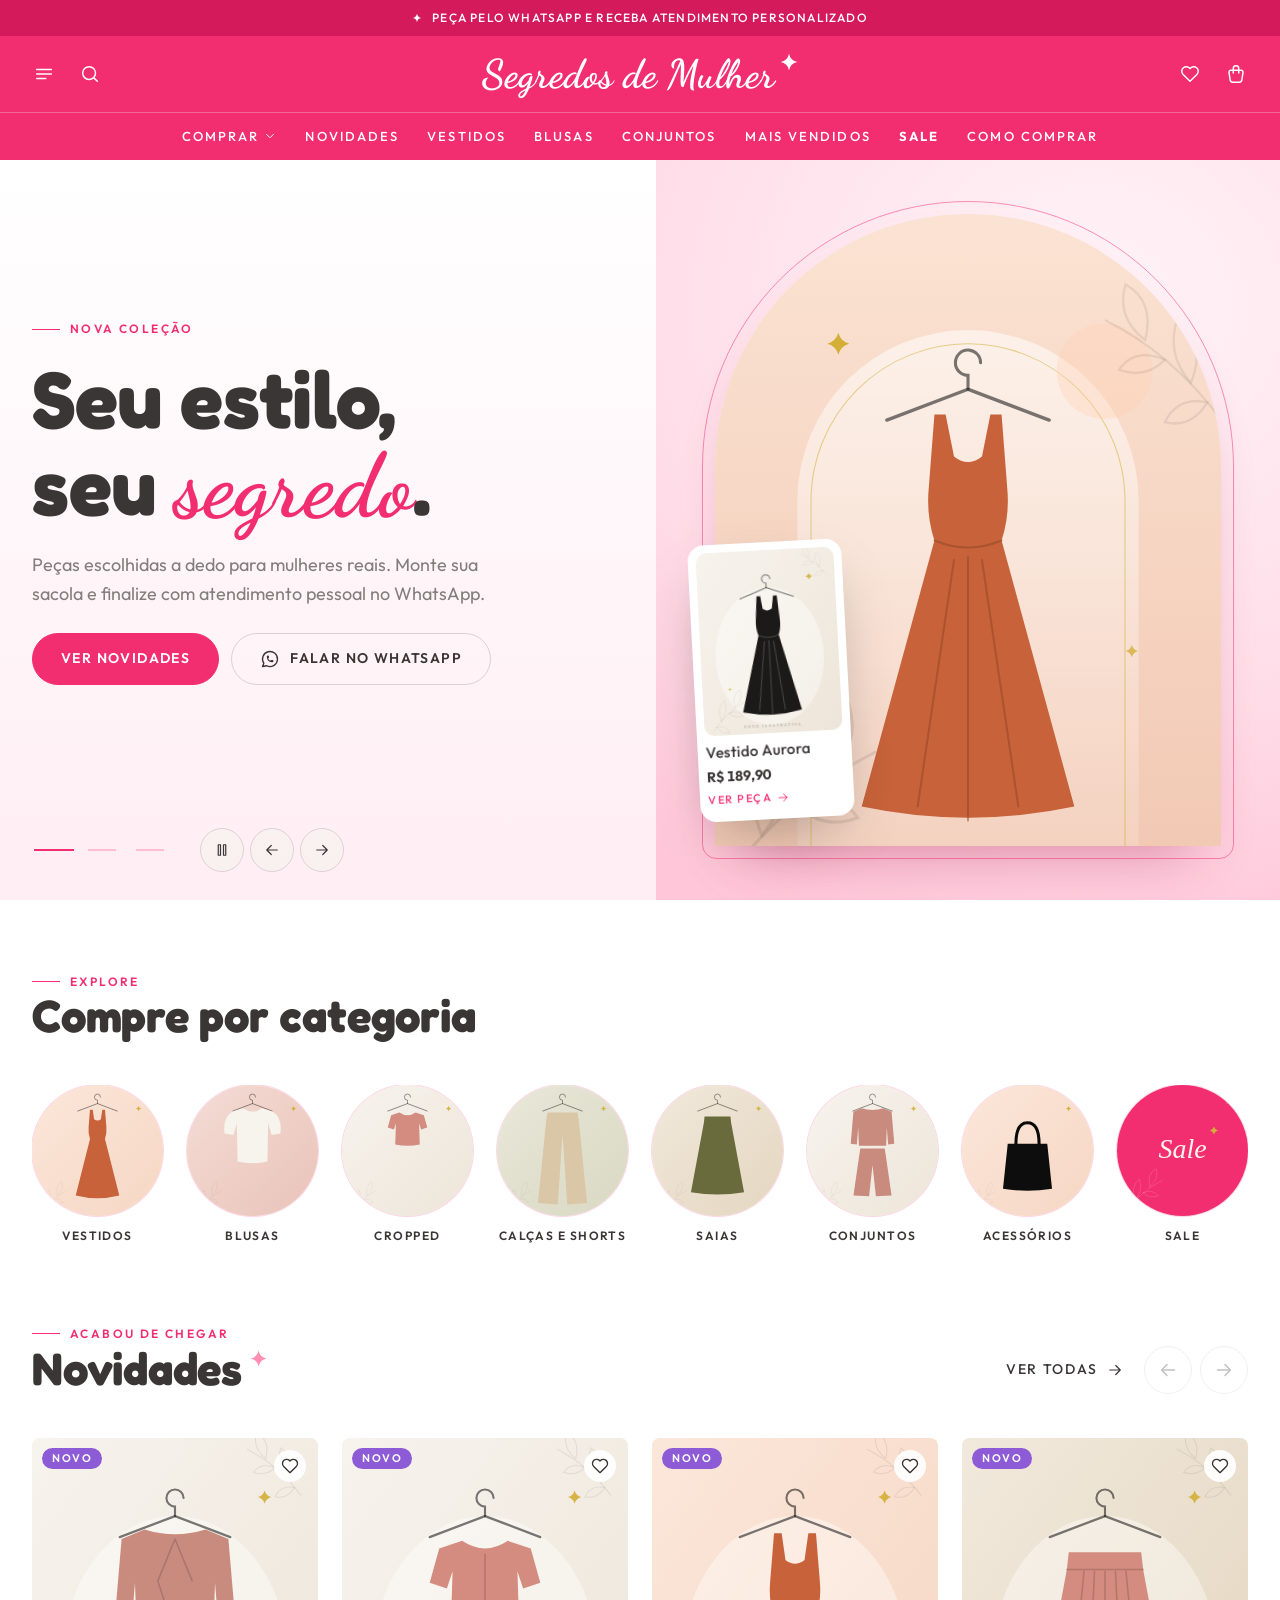
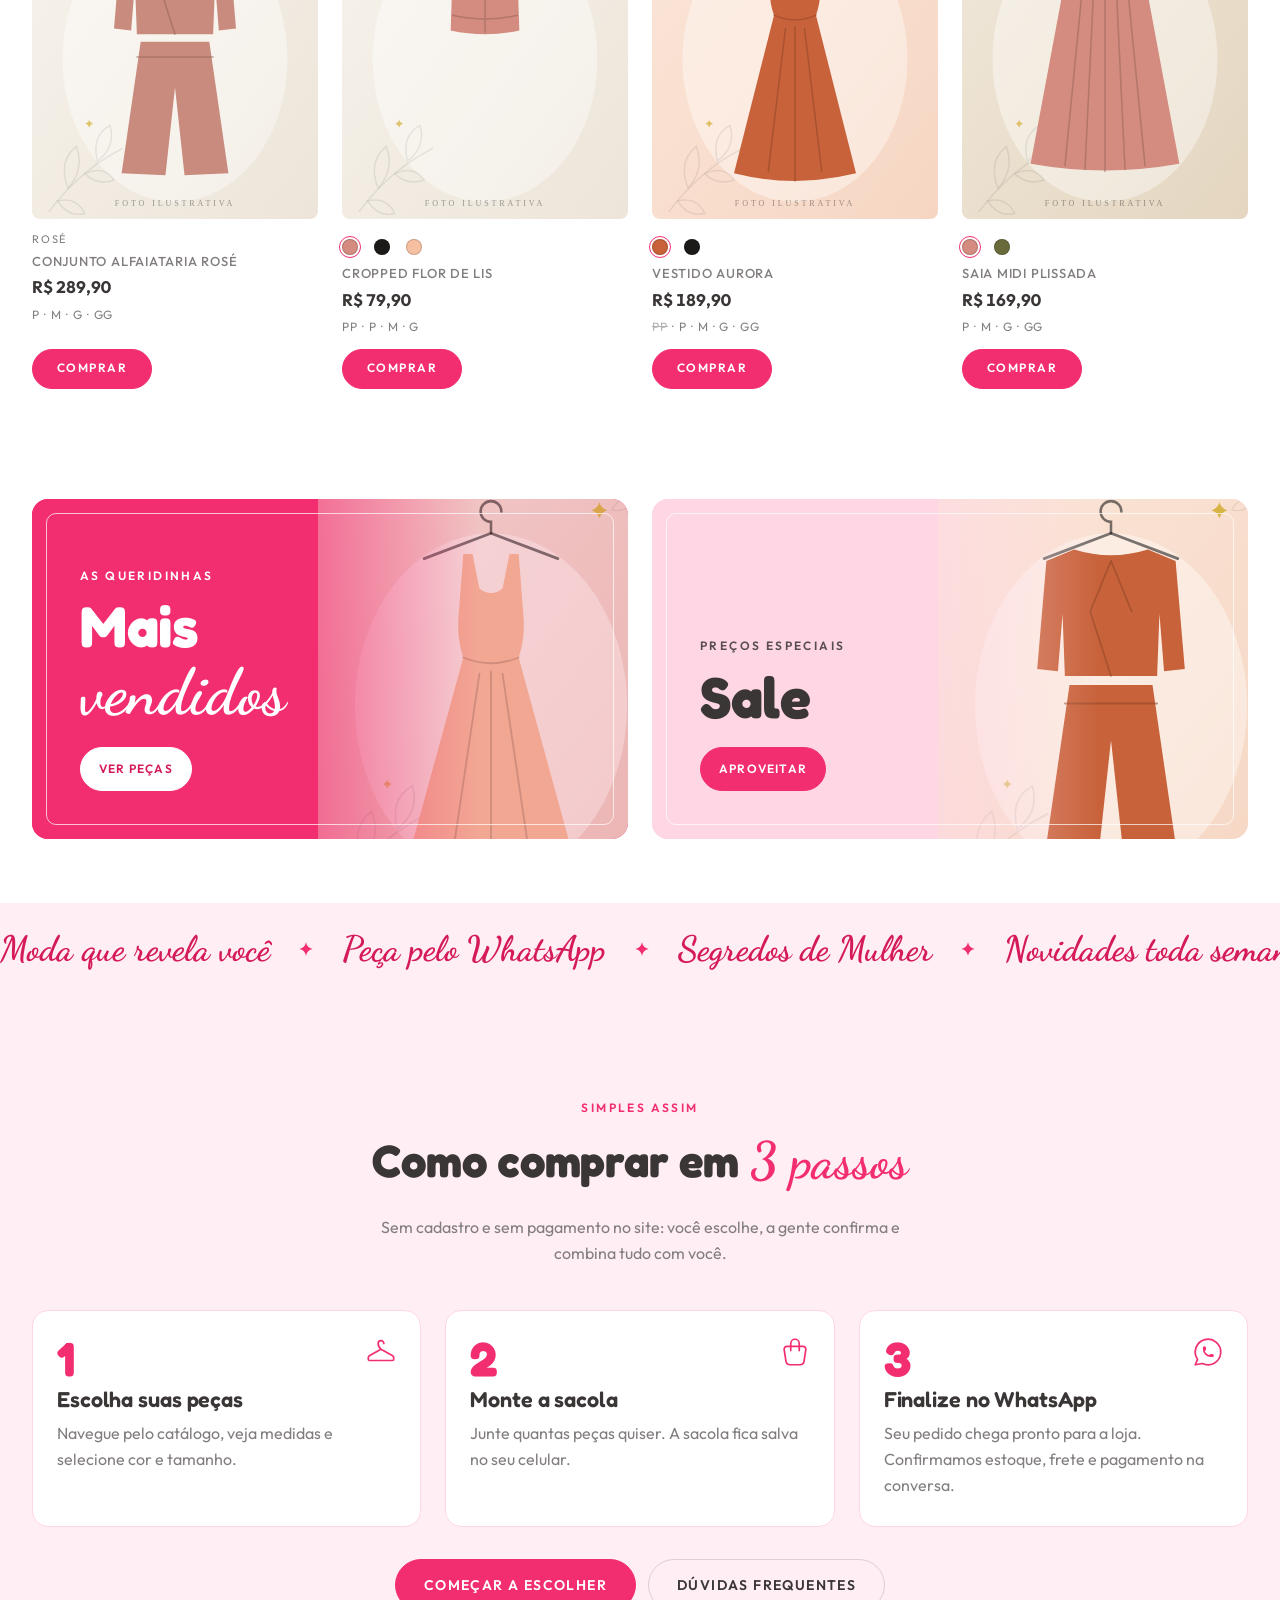
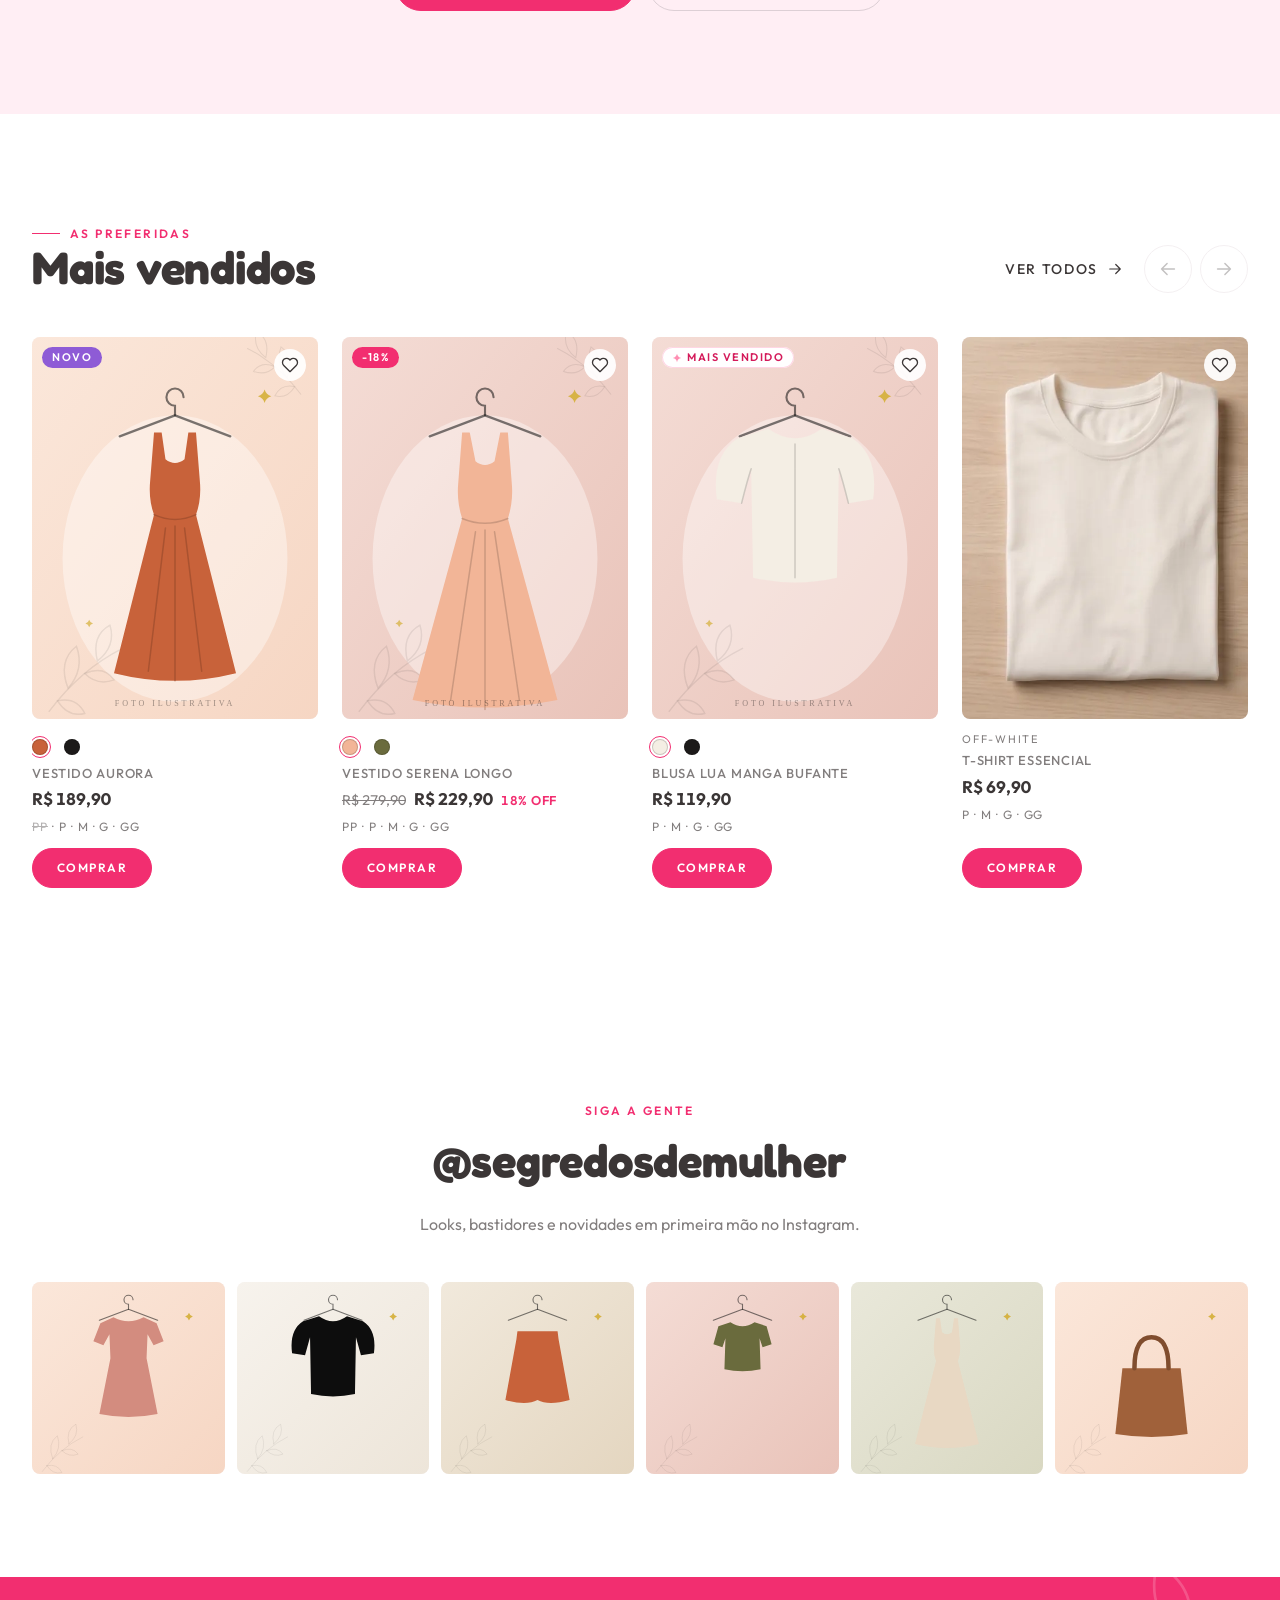
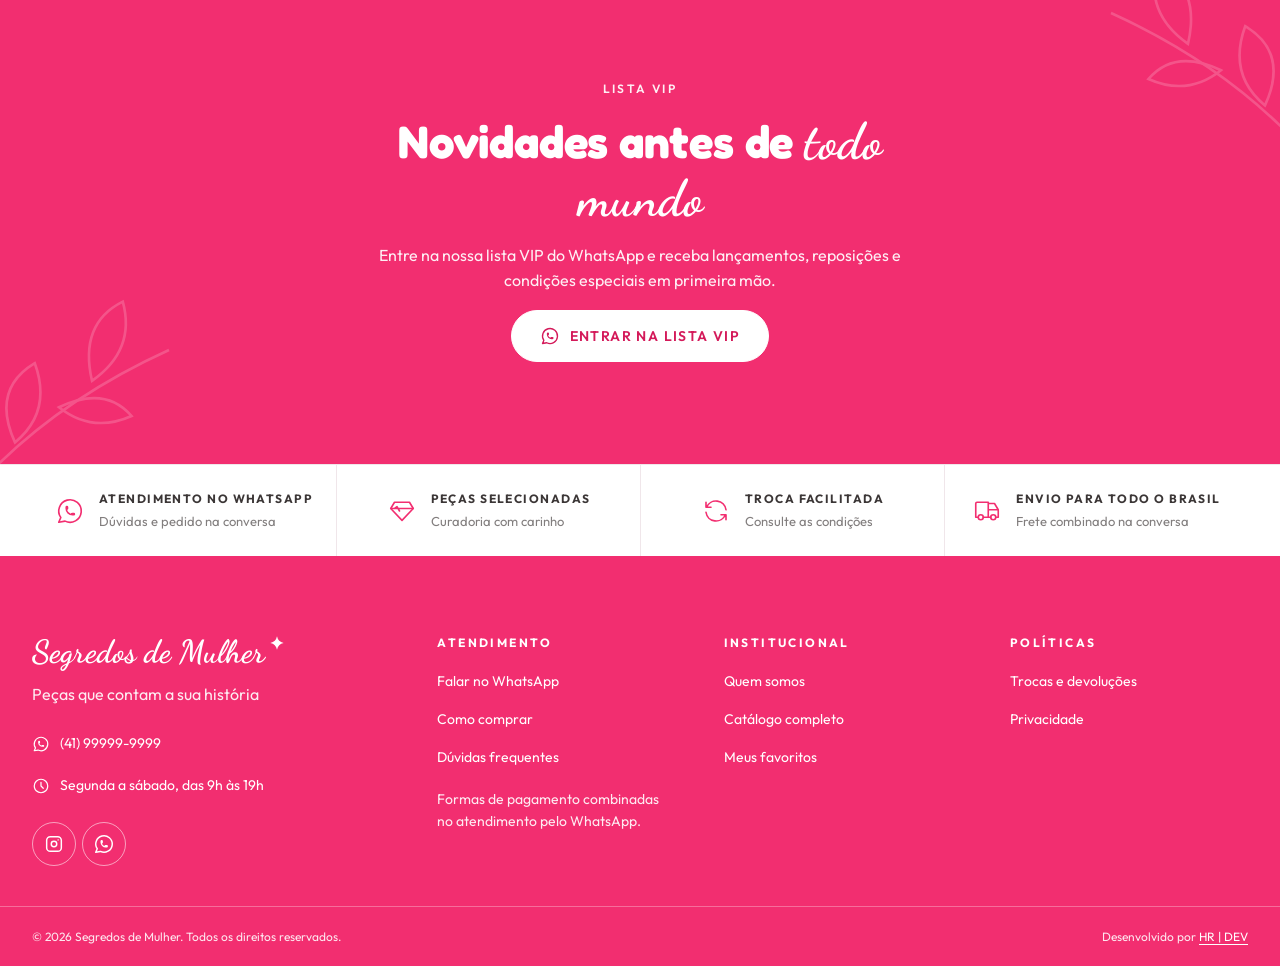
<file: index.html>
<!DOCTYPE html>
<html lang="pt-BR">
<head>
  <meta charset="UTF-8">
  <meta name="viewport" content="width=device-width, initial-scale=1, viewport-fit=cover">
  <title>Segredos de Mulher — Moda feminina com atendimento pelo WhatsApp</title>
  <meta name="description" content="Vestidos, blusas, conjuntos e acessórios selecionados. Escolha suas peças, monte a sacola e finalize seu pedido com atendimento personalizado pelo WhatsApp.">
  <meta name="theme-color" content="#F22E70">
  <link rel="icon" href="assets/img/brand/favicon.svg" type="image/svg+xml">
  <link rel="icon" href="assets/img/brand/favicon-32.png" sizes="32x32" type="image/png">
  <link rel="apple-touch-icon" href="assets/img/brand/apple-touch-icon.png">
  <link rel="manifest" href="site.webmanifest">
  <!-- Pré-visualização em redes sociais. TODO(cliente): trocar SEU-DOMINIO.com.br pelo domínio real -->
  <meta property="og:type" content="website">
  <meta property="og:site_name" content="Segredos de Mulher">
  <meta property="og:locale" content="pt_BR">
  <meta property="og:title" content="Segredos de Mulher — Moda feminina">
  <meta property="og:description" content="Escolha suas peças e finalize seu pedido pelo WhatsApp, com atendimento personalizado.">
  <meta property="og:url" content="https://SEU-DOMINIO.com.br/">
  <meta property="og:image" content="https://SEU-DOMINIO.com.br/assets/img/brand/og-image.jpg">
  <meta property="og:image:width" content="1200">
  <meta property="og:image:height" content="630">
  <meta name="twitter:card" content="summary_large_image">
  <link rel="preconnect" href="https://fonts.googleapis.com">
  <link rel="preconnect" href="https://fonts.gstatic.com" crossorigin>
  <link rel="stylesheet" href="https://fonts.googleapis.com/css2?family=Dancing+Script:wght@600;700&family=Fredoka:wght@500;600;700&family=Outfit:wght@300;400;500;600&display=swap" media="print" onload="this.media='all'">
  <noscript><link rel="stylesheet" href="https://fonts.googleapis.com/css2?family=Dancing+Script:wght@600;700&family=Fredoka:wght@500;600;700&family=Outfit:wght@300;400;500;600&display=swap"></noscript>
  <link rel="preload" as="image" href="assets/img/hero/hero-1.svg" fetchpriority="high">
  <link rel="stylesheet" href="assets/css/style.css">
  <script src="assets/js/config.js" defer></script>
  <script src="assets/js/products.js" defer></script>
  <script src="assets/js/main.js" defer></script>
  <script src="assets/js/pages/home.js" defer></script>
</head>
<body data-page="home">
  <a class="skip-link" href="#conteudo">Pular para o conteúdo</a>
  <div id="site-header"></div>

  <main id="conteudo">
    <!-- ============ HERO EDITORIAL (carrossel) ============ -->
    <section class="hero" id="hero" aria-roledescription="carrossel" aria-label="Destaques da coleção">
      <div class="hero__slides">
        <div class="hero__slide is-active" role="group" aria-roledescription="slide" aria-label="1 de 3">
          <div class="hero__media">
            <!-- TODO(cliente): foto editorial (retrato 4:5, mín. 1200 px de largura) -->
            <div class="hero__frame"><img src="assets/img/hero/hero-1.svg" alt="Vestido longo terracota pendurado em cabide, em fundo pêssego" width="1200" height="1500" fetchpriority="high" decoding="async"></div>
            <a class="hero__mini" href="produto.html?id=vestido-aurora" data-product="vestido-aurora" data-color="Preto"></a>
          </div>
          <div class="hero__content cascade">
            <p class="eyebrow eyebrow--line hero__eyebrow">Nova coleção</p>
            <h1 class="hero__title">Seu estilo,<br>seu <em>segredo</em>.</h1>
            <p class="hero__sub">Peças escolhidas a dedo para mulheres reais. Monte sua sacola e finalize com atendimento pessoal no WhatsApp.</p>
            <div class="hero__ctas">
              <a class="btn" href="catalogo.html?colecao=novidades">Ver novidades</a>
              <a class="btn btn--outline" data-wa="default" href="#"><svg class="icon" viewBox="0 0 24 24" aria-hidden="true"><path d="m3 21 1.65-3.8a9 9 0 1 1 3.4 2.9L3 21"/><path d="M9 10a.5.5 0 0 0 1 0V9a.5.5 0 0 0-1 0v1a5 5 0 0 0 5 5h1a.5.5 0 0 0 0-1h-1a.5.5 0 0 0 0 1"/></svg><span><span class="cta-long">Falar no </span>WhatsApp</span></a>
            </div>
          </div>
          <svg class="hero__star" viewBox="0 0 100 100" aria-hidden="true"><path d="M50 4Q56 44 96 50 56 56 50 96 44 56 4 50 44 44 50 4Z" fill="none" stroke="currentColor" stroke-width="1"/></svg>
        </div>

        <div class="hero__slide" role="group" aria-roledescription="slide" aria-label="2 de 3">
          <div class="hero__media">
            <div class="hero__frame"><img src="assets/img/hero/hero-2.svg" alt="Conjunto de alfaiataria rosé em cabide, em fundo rosado" width="1200" height="1500" loading="lazy" decoding="async"></div>
            <a class="hero__mini" href="produto.html?id=conjunto-alfaiataria-rose" data-product="conjunto-alfaiataria-rose" data-color=""></a>
          </div>
          <div class="hero__content cascade">
            <p class="eyebrow eyebrow--line hero__eyebrow">Conjuntos</p>
            <p class="hero__title serif">Elegância<br>em <em>dupla</em>.</p>
            <p class="hero__sub">Use junto ou separado: uma peça, várias produções.</p>
            <div class="hero__ctas">
              <a class="btn" href="catalogo.html?categoria=conjuntos">Ver conjuntos</a>
              <a class="btn btn--outline" data-wa="default" href="#"><svg class="icon" viewBox="0 0 24 24" aria-hidden="true"><path d="m3 21 1.65-3.8a9 9 0 1 1 3.4 2.9L3 21"/><path d="M9 10a.5.5 0 0 0 1 0V9a.5.5 0 0 0-1 0v1a5 5 0 0 0 5 5h1a.5.5 0 0 0 0-1h-1a.5.5 0 0 0 0 1"/></svg><span><span class="cta-long">Falar no </span>WhatsApp</span></a>
            </div>
          </div>
          <svg class="hero__star" viewBox="0 0 100 100" aria-hidden="true"><path d="M50 4Q56 44 96 50 56 56 50 96 44 56 4 50 44 44 50 4Z" fill="none" stroke="currentColor" stroke-width="1"/></svg>
        </div>

        <div class="hero__slide" role="group" aria-roledescription="slide" aria-label="3 de 3">
          <div class="hero__media">
            <div class="hero__frame"><img src="assets/img/hero/hero-3.svg" alt="Saia midi plissada verde-oliva em cabide, em fundo claro" width="1200" height="1500" loading="lazy" decoding="async"></div>
            <a class="hero__mini" href="produto.html?id=saia-midi-plissada" data-product="saia-midi-plissada" data-color="Rosa Queimado"></a>
          </div>
          <div class="hero__content cascade">
            <p class="eyebrow eyebrow--line hero__eyebrow">Saias e midis</p>
            <p class="hero__title serif">Leveza que<br><em>acompanha</em> você.</p>
            <p class="hero__sub">Movimento, conforto e caimento para todos os dias.</p>
            <div class="hero__ctas">
              <a class="btn" href="catalogo.html?categoria=saias">Ver saias</a>
              <a class="btn btn--outline" data-wa="default" href="#"><svg class="icon" viewBox="0 0 24 24" aria-hidden="true"><path d="m3 21 1.65-3.8a9 9 0 1 1 3.4 2.9L3 21"/><path d="M9 10a.5.5 0 0 0 1 0V9a.5.5 0 0 0-1 0v1a5 5 0 0 0 5 5h1a.5.5 0 0 0 0-1h-1a.5.5 0 0 0 0 1"/></svg><span><span class="cta-long">Falar no </span>WhatsApp</span></a>
            </div>
          </div>
          <svg class="hero__star" viewBox="0 0 100 100" aria-hidden="true"><path d="M50 4Q56 44 96 50 56 56 50 96 44 56 4 50 44 44 50 4Z" fill="none" stroke="currentColor" stroke-width="1"/></svg>
        </div>
      </div>

      <div class="hero__controls">
        <div class="hero__dots" role="group" aria-label="Escolher slide">
          <button class="hero__dot" type="button" aria-label="Slide 1" aria-current="true"></button>
          <button class="hero__dot" type="button" aria-label="Slide 2"></button>
          <button class="hero__dot" type="button" aria-label="Slide 3"></button>
        </div>
        <div class="hero__arrows">
          <button class="round-btn" type="button" id="heroPause" aria-label="Pausar troca automática"></button>
          <button class="round-btn" type="button" id="heroPrev" aria-label="Slide anterior"></button>
          <button class="round-btn" type="button" id="heroNext" aria-label="Próximo slide"></button>
        </div>
      </div>
    </section>

    <!-- ============ CATEGORIAS ============ -->
    <section class="section section--tight" aria-labelledby="cats-title">
      <div class="container">
        <div class="section-head" data-reveal>
          <div><p class="eyebrow eyebrow--line">Explore</p><h2 class="section-title" id="cats-title">Compre por categoria</h2></div>
        </div>
        <div class="rail"><ul class="rail__track cats__track" id="homeCats" data-stagger></ul></div>
      </div>
    </section>

    <!-- ============ NOVIDADES ============ -->
    <section class="section" aria-labelledby="new-title" style="padding-top:0">
      <div class="container">
        <div class="section-head" data-reveal>
          <div><p class="eyebrow eyebrow--line">Acabou de chegar</p><h2 class="section-title" id="new-title">Novidades<svg class="icon icon--fill sparkle" viewBox="0 0 24 24" aria-hidden="true"><path d="M12 2Q13.6 10.4 22 12 13.6 13.6 12 22 10.4 13.6 2 12 10.4 10.4 12 2Z"/></svg></h2></div>
          <div style="display:flex;align-items:center;gap:20px">
            <a class="link-arrow" href="catalogo.html?colecao=novidades">Ver todas <svg class="icon" viewBox="0 0 24 24" aria-hidden="true"><path d="M5 12h14M13 6l6 6-6 6"/></svg></a>
            <div class="rail__nav"><button class="round-btn" type="button" data-rail-prev aria-label="Ver novidades anteriores"></button><button class="round-btn" type="button" data-rail-next aria-label="Ver mais novidades"></button></div>
          </div>
        </div>
        <div class="rail"><div class="rail__track" id="homeNew" data-stagger></div></div>
      </div>
    </section>

    <!-- ============ BANNER DUPLO ============ -->
    <section class="section section--tight" aria-label="Coleções em destaque" style="padding-top:0">
      <div class="container duo">
        <a class="duo__card duo__card--dark" href="catalogo.html?colecao=mais-vendidos" data-reveal>
          <img class="duo__img" src="assets/img/products/vestido-serena-peach-1.svg" alt="" width="600" height="800" loading="lazy" decoding="async">
          <span class="duo__frame" aria-hidden="true"></span>
          <span class="eyebrow duo__eyebrow">As queridinhas</span>
          <span class="duo__title serif">Mais<br><em>vendidos</em></span>
          <span class="btn btn--light btn--sm duo__cta">Ver peças</span>
        </a>
        <a class="duo__card duo__card--rose" href="catalogo.html?sale=1" data-reveal style="--d:.1s">
          <img class="duo__img" src="assets/img/products/conjunto-linho-verao-terracota-1.svg" alt="" width="600" height="800" loading="lazy" decoding="async">
          <span class="duo__frame" aria-hidden="true"></span>
          <span class="eyebrow duo__eyebrow" style="color:var(--c-ink)">Preços especiais</span>
          <span class="duo__title serif">Sale</span>
          <span class="btn btn--sm duo__cta">Aproveitar</span>
        </a>
      </div>
    </section>

    <!-- ============ MARQUEE ============ -->
    <div class="marquee" aria-hidden="true"><div class="marquee__track" id="marquee"></div></div>

    <!-- ============ COMO COMPRAR ============ -->
    <section class="section section--soft" id="como-comprar" aria-labelledby="how-title">
      <div class="container">
        <div class="section-head section-head--center" data-reveal>
          <p class="eyebrow">Simples assim</p>
          <h2 class="section-title" id="how-title">Como comprar em <em>3 passos</em></h2>
          <p class="section-sub">Sem cadastro e sem pagamento no site: você escolhe, a gente confirma e combina tudo com você.</p>
        </div>
        <ol class="steps" data-stagger>
          <li class="step" data-reveal data-icon="hanger"><span class="step__num">1</span><h3>Escolha suas peças</h3><p>Navegue pelo catálogo, veja medidas e selecione cor e tamanho.</p></li>
          <li class="step" data-reveal data-icon="bag"><span class="step__num">2</span><h3>Monte a sacola</h3><p>Junte quantas peças quiser. A sacola fica salva no seu celular.</p></li>
          <li class="step" data-reveal data-icon="whatsapp"><span class="step__num">3</span><h3>Finalize no WhatsApp</h3><p>Seu pedido chega pronto para a loja. Confirmamos estoque, frete e pagamento na conversa.</p></li>
        </ol>
        <div class="steps-cta" data-reveal><a class="btn" href="catalogo.html">Começar a escolher</a><a class="btn btn--outline" href="sobre.html#duvidas">Dúvidas frequentes</a></div>
      </div>
    </section>

    <!-- ============ MAIS VENDIDOS ============ -->
    <section class="section" aria-labelledby="best-title">
      <div class="container">
        <div class="section-head" data-reveal>
          <div><p class="eyebrow eyebrow--line">As preferidas</p><h2 class="section-title" id="best-title">Mais vendidos</h2></div>
          <div style="display:flex;align-items:center;gap:20px">
            <a class="link-arrow" href="catalogo.html?colecao=mais-vendidos">Ver todos <svg class="icon" viewBox="0 0 24 24" aria-hidden="true"><path d="M5 12h14M13 6l6 6-6 6"/></svg></a>
            <div class="rail__nav"><button class="round-btn" type="button" data-rail-prev aria-label="Ver mais vendidos anteriores"></button><button class="round-btn" type="button" data-rail-next aria-label="Ver mais peças mais vendidas"></button></div>
          </div>
        </div>
        <div class="rail"><div class="rail__track" id="homeBest" data-stagger></div></div>
      </div>
    </section>

    <!-- ============ INSTAGRAM ============ -->
    <!-- TODO(cliente): trocar as imagens em assets/img/instagram/ por posts reais -->
    <section class="section" aria-labelledby="insta-title">
      <div class="container">
        <div class="section-head section-head--center" data-reveal>
          <p class="eyebrow">Siga a gente</p>
          <h2 class="section-title" id="insta-title"><a data-cfg-href="instagramUrl" target="_blank" rel="noopener" href="#"><span data-cfg="instagramHandle">@perfil</span></a></h2>
          <p class="section-sub">Looks, bastidores e novidades em primeira mão no Instagram.</p>
        </div>
        <div class="insta" id="homeInsta" data-stagger></div>
      </div>
    </section>

    <!-- ============ LISTA VIP ============ -->
    <section class="section section--dark vip" aria-labelledby="vip-title">
      <svg class="ornament" style="left:-40px;bottom:-40px" viewBox="0 0 100 100" aria-hidden="true"><g fill="none" stroke="currentColor" stroke-width="1.2"><path d="M5 95Q40 55 95 30"/><path d="M25 72Q14 48 34 36Q42 58 25 72Z"/><path d="M45 56Q66 46 78 60Q60 68 45 56Z"/><path d="M60 44Q54 18 74 8Q80 30 60 44Z"/></g></svg>
      <svg class="ornament" style="right:-40px;top:-30px;transform:scaleX(-1)" viewBox="0 0 100 100" aria-hidden="true"><g fill="none" stroke="currentColor" stroke-width="1.2"><path d="M5 95Q40 55 95 30"/><path d="M25 72Q14 48 34 36Q42 58 25 72Z"/><path d="M45 56Q66 46 78 60Q60 68 45 56Z"/><path d="M60 44Q54 18 74 8Q80 30 60 44Z"/></g></svg>
      <div class="container vip__inner" data-reveal>
        <p class="eyebrow" style="color:var(--c-gold)">Lista VIP</p>
        <h2 class="section-title" id="vip-title">Novidades antes de <em>todo mundo</em></h2>
        <p class="muted">Entre na nossa lista VIP do WhatsApp e receba lançamentos, reposições e condições especiais em primeira mão.</p>
        <a class="btn btn--whatsapp" data-wa="vip" href="#"><svg class="icon" viewBox="0 0 24 24" aria-hidden="true"><path d="m3 21 1.65-3.8a9 9 0 1 1 3.4 2.9L3 21"/><path d="M9 10a.5.5 0 0 0 1 0V9a.5.5 0 0 0-1 0v1a5 5 0 0 0 5 5h1a.5.5 0 0 0 0-1h-1a.5.5 0 0 0 0 1"/></svg><span>Entrar na lista VIP</span></a>
      </div>
    </section>
    <!-- ============ DIFERENCIAIS ============ -->
    <section class="perks" aria-label="Por que comprar com a gente">
      <ul class="container perks__list">
        <li class="perk" data-icon="whatsapp"><div><strong>Atendimento no WhatsApp</strong><span>Dúvidas e pedido na conversa</span></div></li>
        <li class="perk" data-icon="gem"><div><strong>Peças selecionadas</strong><span>Curadoria com carinho</span></div></li>
        <!-- TODO(cliente): confirmar política de troca antes de publicar -->
        <li class="perk" data-icon="refresh"><div><strong>Troca facilitada</strong><span>Consulte as condições</span></div></li>
        <!-- TODO(cliente): confirmar envio para todo o Brasil -->
        <li class="perk" data-icon="truck"><div><strong>Envio para todo o Brasil</strong><span>Frete combinado na conversa</span></div></li>
      </ul>
    </section>

  </main>

  <div id="site-footer"></div>
</body>
</html>
</file>
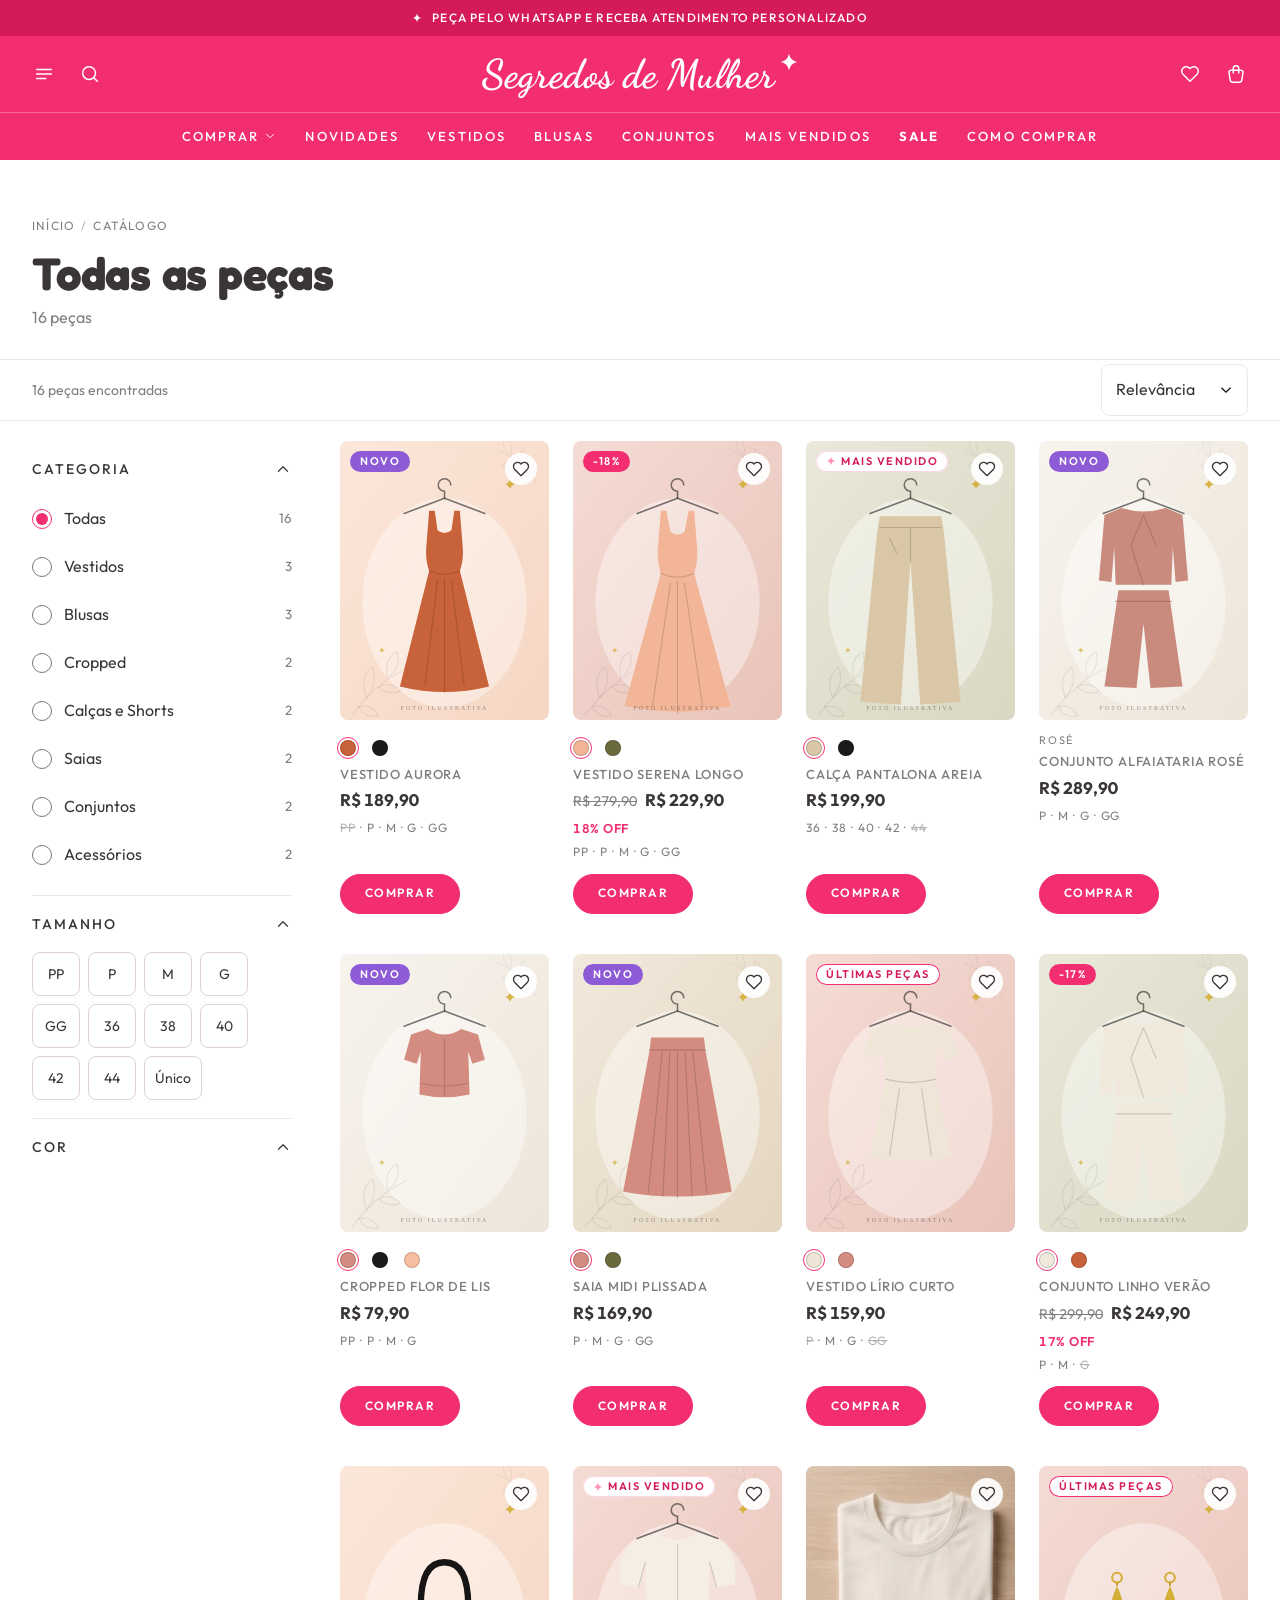
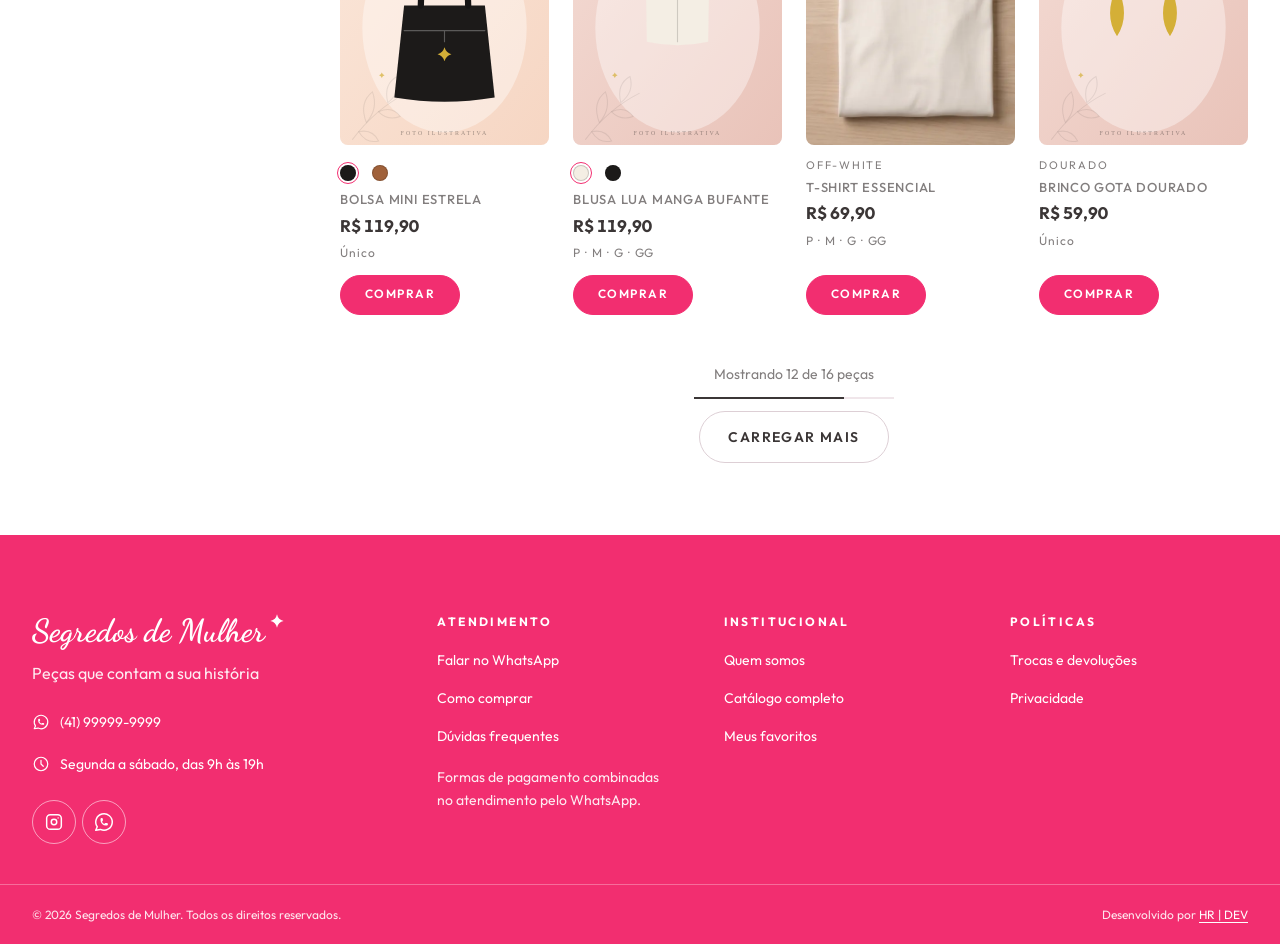
<file: catalogo.html>
<!DOCTYPE html>
<html lang="pt-BR">
<head>
  <meta charset="UTF-8">
  <meta name="viewport" content="width=device-width, initial-scale=1, viewport-fit=cover">
  <title>Catálogo — Segredos de Mulher</title>
  <meta name="description" content="Veja todas as peças da Segredos de Mulher: vestidos, blusas, cropped, calças, saias, conjuntos e acessórios. Filtre por tamanho, cor e preço e peça pelo WhatsApp.">
  <meta name="theme-color" content="#F22E70">
  <link rel="icon" href="assets/img/brand/favicon.svg" type="image/svg+xml">
  <link rel="icon" href="assets/img/brand/favicon-32.png" sizes="32x32" type="image/png">
  <link rel="apple-touch-icon" href="assets/img/brand/apple-touch-icon.png">
  <link rel="manifest" href="site.webmanifest">
  <meta property="og:type" content="website">
  <meta property="og:site_name" content="Segredos de Mulher">
  <meta property="og:locale" content="pt_BR">
  <meta property="og:title" content="Catálogo — Segredos de Mulher">
  <meta property="og:description" content="Escolha suas peças e finalize seu pedido pelo WhatsApp.">
  <meta property="og:url" content="https://SEU-DOMINIO.com.br/catalogo.html">
  <meta property="og:image" content="https://SEU-DOMINIO.com.br/assets/img/brand/og-image.jpg">
  <meta name="twitter:card" content="summary_large_image">
  <link rel="preconnect" href="https://fonts.googleapis.com">
  <link rel="preconnect" href="https://fonts.gstatic.com" crossorigin>
  <link rel="stylesheet" href="https://fonts.googleapis.com/css2?family=Dancing+Script:wght@600;700&family=Fredoka:wght@500;600;700&family=Outfit:wght@300;400;500;600&display=swap" media="print" onload="this.media='all'">
  <noscript><link rel="stylesheet" href="https://fonts.googleapis.com/css2?family=Dancing+Script:wght@600;700&family=Fredoka:wght@500;600;700&family=Outfit:wght@300;400;500;600&display=swap"></noscript>
  <link rel="stylesheet" href="assets/css/style.css">
  <script src="assets/js/config.js" defer></script>
  <script src="assets/js/products.js" defer></script>
  <script src="assets/js/main.js" defer></script>
  <script src="assets/js/pages/catalogo.js" defer></script>
</head>
<body data-page="catalogo">
  <a class="skip-link" href="#conteudo">Pular para o conteúdo</a>
  <div id="site-header"></div>

  <main id="conteudo">
    <div class="container page-head">
      <nav aria-label="Você está em"><ol class="breadcrumb" id="crumbs"><li><a href="index.html">Início</a></li><li aria-current="page">Catálogo</li></ol></nav>
      <h1 class="page-title" id="catTitle">Todas as peças</h1>
      <p class="page-count" id="catCount" role="status" aria-live="polite"></p>
    </div>

    <div class="toolbar">
      <div class="container toolbar__inner">
        <button class="btn btn--outline btn--sm toolbar__filter-btn" type="button" data-open="filters" aria-controls="filters" aria-expanded="false" id="filterBtn">Filtrar</button>
        <p class="muted hide-mobile" id="toolbarCount" style="font-size:.875rem"></p>
        <div class="toolbar__sort">
          <label class="sr-only" for="sortSelect">Ordenar por</label>
          <select class="select" id="sortSelect">
            <option value="relevancia">Relevância</option>
            <option value="novos">Mais novos</option>
            <option value="menor-preco">Menor preço</option>
            <option value="maior-preco">Maior preço</option>
          </select>
        </div>
      </div>
    </div>

    <div class="container catalog">
      <!-- Filtros: barra lateral no desktop, painel inferior (bottom sheet) no celular -->
      <aside class="filters" id="filters" aria-labelledby="filtersTitle" data-dialog-dynamic>
        <div class="layer__head"><h2 class="layer__title" id="filtersTitle">Filtrar</h2><button class="icon-btn" type="button" data-close aria-label="Fechar filtros" id="filtersClose"></button></div>
        <div class="filters__scroll">
          <form id="filterForm" aria-label="Filtros do catálogo"></form>
        </div>
        <div class="filters__foot">
          <button class="btn btn--outline btn--sm" type="button" id="filtersClear">Limpar</button>
          <button class="btn btn--sm" type="button" data-close id="filtersApply">Ver peças</button>
        </div>
      </aside>

      <div>
        <div class="active-chips" id="activeChips" aria-label="Filtros ativos"></div>
        <div class="grid-products" id="catGrid" data-stagger>
          <!-- Skeleton exibido enquanto os scripts carregam -->
          <div class="skeleton-card" aria-hidden="true"><div class="skeleton"></div><div class="skeleton skeleton-line" style="width:70%"></div><div class="skeleton skeleton-line" style="width:40%"></div></div>
          <div class="skeleton-card" aria-hidden="true"><div class="skeleton"></div><div class="skeleton skeleton-line" style="width:70%"></div><div class="skeleton skeleton-line" style="width:40%"></div></div>
          <div class="skeleton-card" aria-hidden="true"><div class="skeleton"></div><div class="skeleton skeleton-line" style="width:70%"></div><div class="skeleton skeleton-line" style="width:40%"></div></div>
          <div class="skeleton-card" aria-hidden="true"><div class="skeleton"></div><div class="skeleton skeleton-line" style="width:70%"></div><div class="skeleton skeleton-line" style="width:40%"></div></div>
        </div>
        <div id="catEmpty" hidden></div>
        <div class="load-more" id="loadMore" hidden>
          <p id="loadMoreText"></p>
          <div class="load-more__bar" aria-hidden="true"><span id="loadMoreBar"></span></div>
          <button class="btn btn--outline" type="button" id="loadMoreBtn">Carregar mais</button>
        </div>
      </div>
    </div>
    <div style="height:72px"></div>
  </main>

  <div id="site-footer"></div>
</body>
</html>
</file>
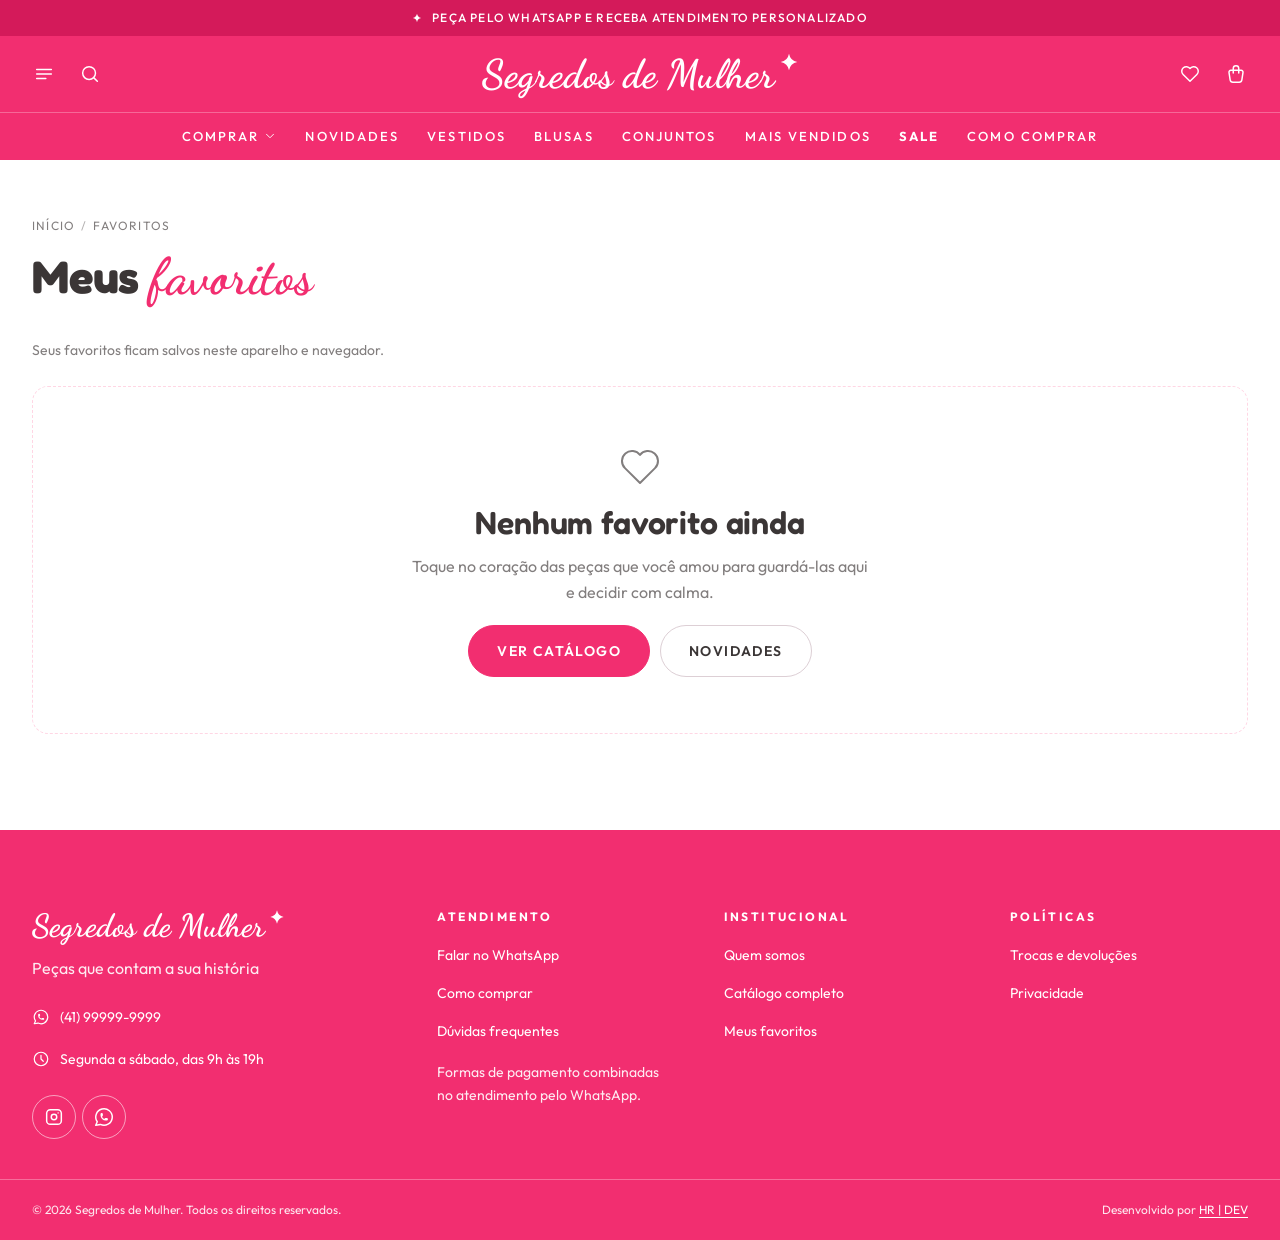
<file: favoritos.html>
<!DOCTYPE html>
<html lang="pt-BR">
<head>
  <meta charset="UTF-8">
  <meta name="viewport" content="width=device-width, initial-scale=1, viewport-fit=cover">
  <title>Meus favoritos — Segredos de Mulher</title>
  <meta name="description" content="As peças que você favoritou na Segredos de Mulher, salvas neste aparelho.">
  <meta name="robots" content="noindex">
  <meta name="theme-color" content="#F22E70">
  <link rel="icon" href="assets/img/brand/favicon.svg" type="image/svg+xml">
  <link rel="icon" href="assets/img/brand/favicon-32.png" sizes="32x32" type="image/png">
  <link rel="apple-touch-icon" href="assets/img/brand/apple-touch-icon.png">
  <link rel="manifest" href="site.webmanifest">
  <link rel="preconnect" href="https://fonts.googleapis.com">
  <link rel="preconnect" href="https://fonts.gstatic.com" crossorigin>
  <link rel="stylesheet" href="https://fonts.googleapis.com/css2?family=Dancing+Script:wght@600;700&family=Fredoka:wght@500;600;700&family=Outfit:wght@300;400;500;600&display=swap" media="print" onload="this.media='all'">
  <noscript><link rel="stylesheet" href="https://fonts.googleapis.com/css2?family=Dancing+Script:wght@600;700&family=Fredoka:wght@500;600;700&family=Outfit:wght@300;400;500;600&display=swap"></noscript>
  <link rel="stylesheet" href="assets/css/style.css">
  <script src="assets/js/config.js" defer></script>
  <script src="assets/js/products.js" defer></script>
  <script src="assets/js/main.js" defer></script>
  <script src="assets/js/pages/favoritos.js" defer></script>
</head>
<body data-page="favoritos">
  <a class="skip-link" href="#conteudo">Pular para o conteúdo</a>
  <div id="site-header"></div>

  <main id="conteudo">
    <div class="container page-head">
      <nav aria-label="Você está em"><ol class="breadcrumb"><li><a href="index.html">Início</a></li><li aria-current="page">Favoritos</li></ol></nav>
      <div class="section-head" style="margin-bottom:0">
        <div><h1 class="page-title">Meus <em>favoritos</em></h1><p class="page-count" id="favCount" role="status" aria-live="polite"></p></div>
        <a class="btn btn--whatsapp btn--sm" id="favWa" href="#" hidden target="_blank" rel="noopener"></a>
      </div>
    </div>
    <div class="container" style="padding-bottom:96px">
      <p class="muted" style="font-size:.875rem;margin-bottom:24px">Seus favoritos ficam salvos neste aparelho e navegador.</p>
      <div class="grid-products" id="favGrid" data-stagger></div>
      <div id="favEmpty" hidden></div>
    </div>
  </main>

  <div id="site-footer"></div>
</body>
</html>
</file>
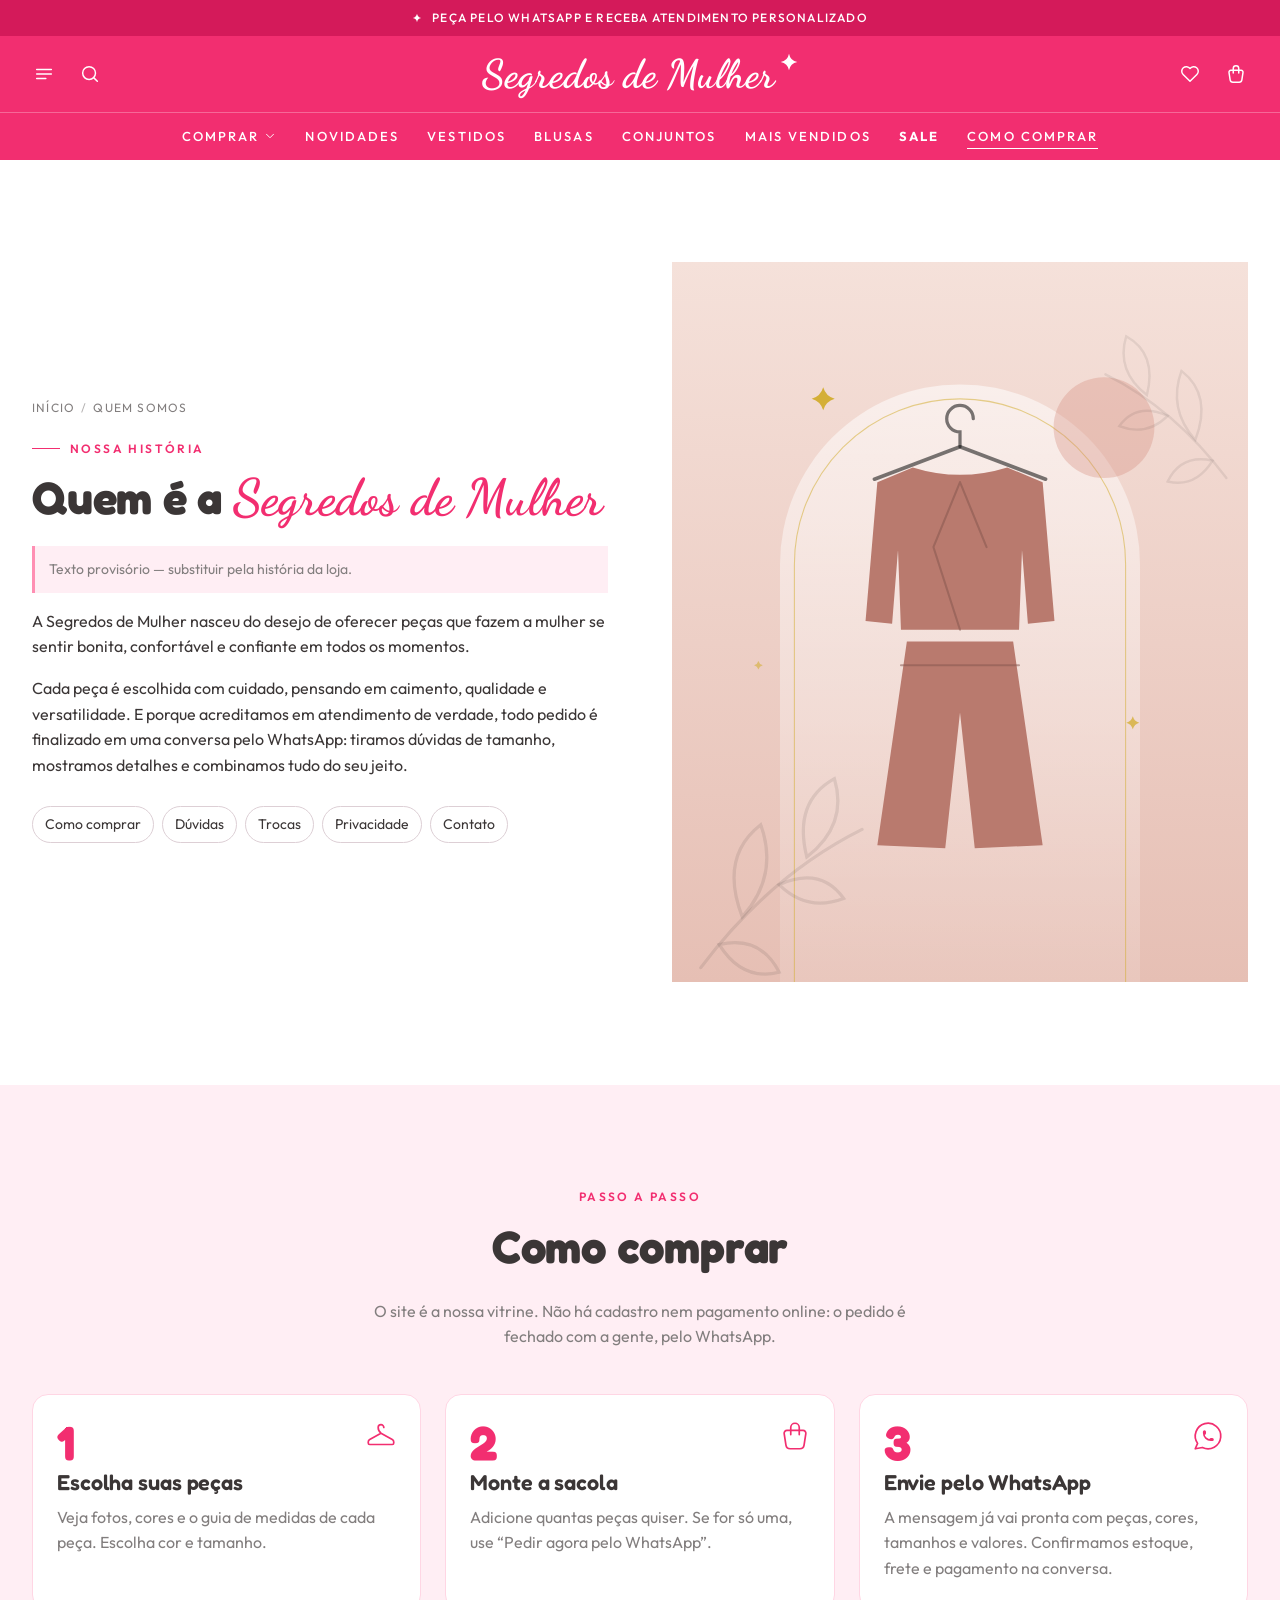
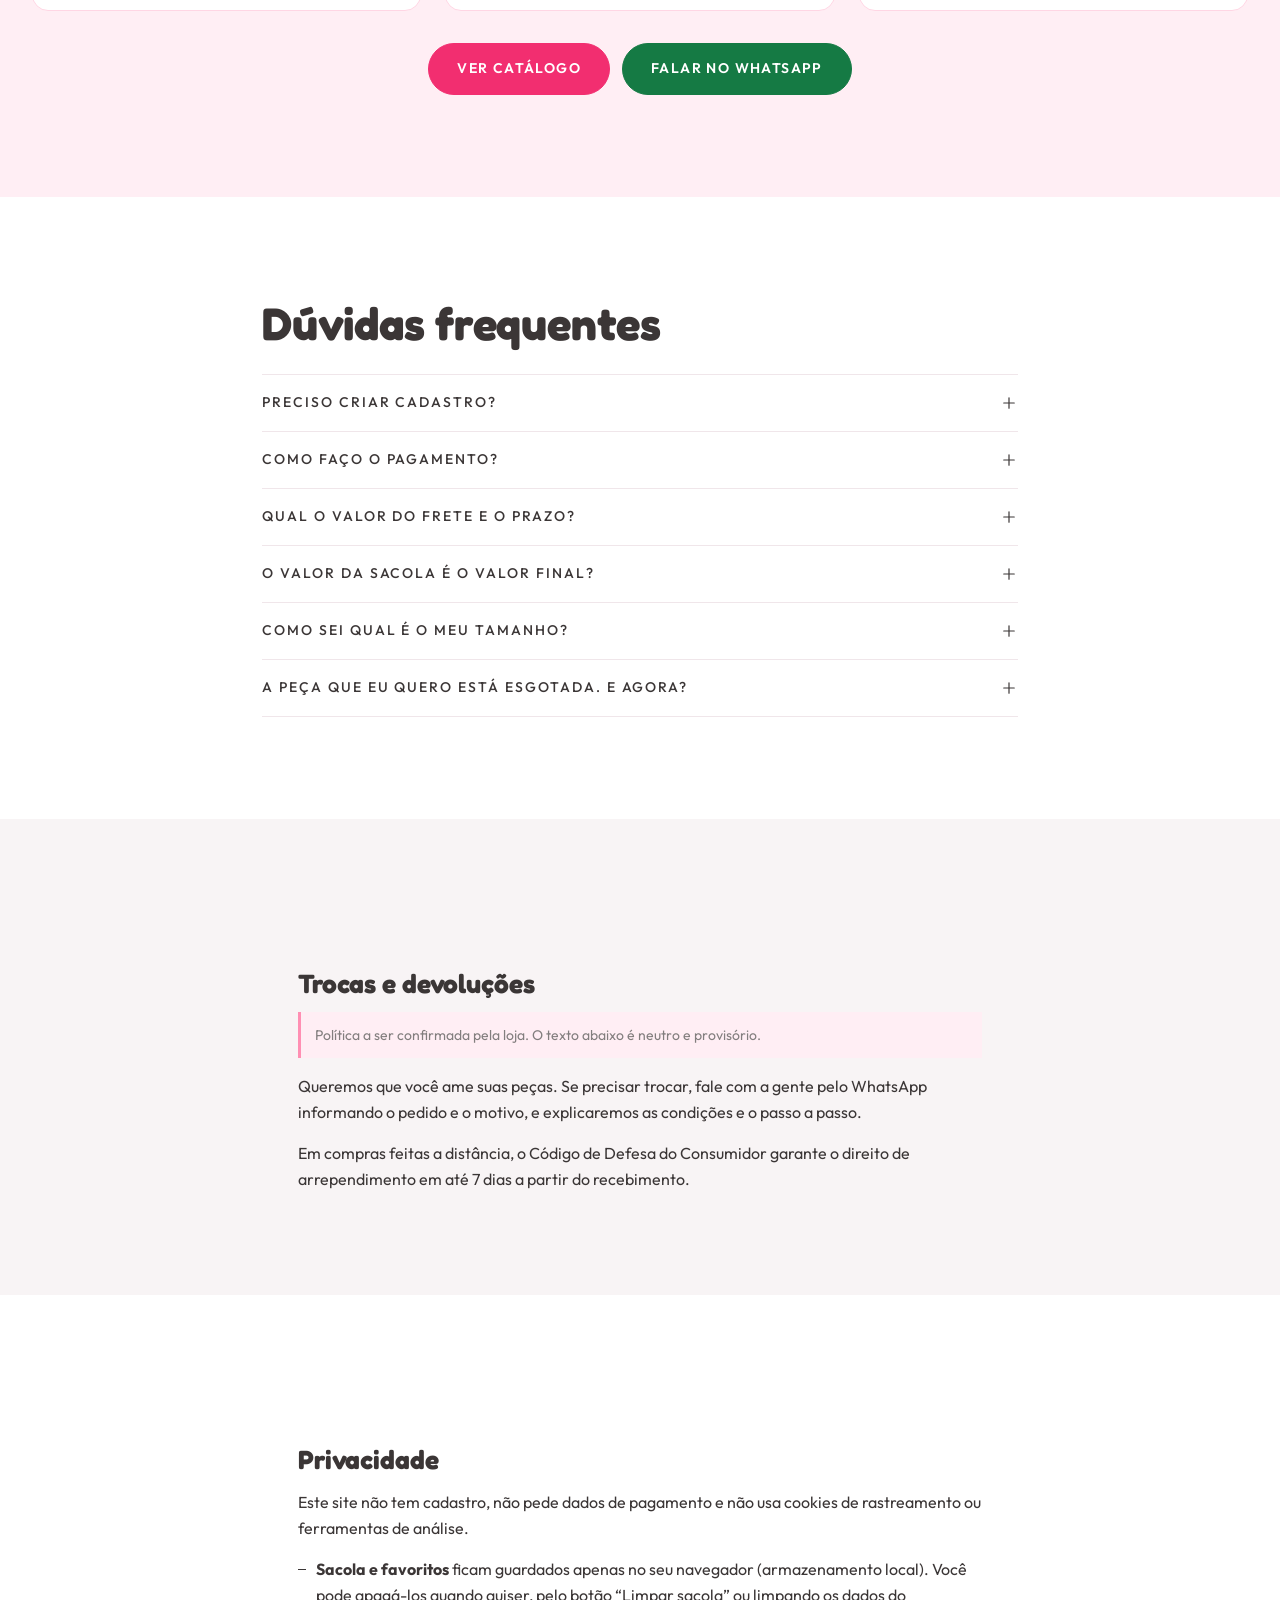
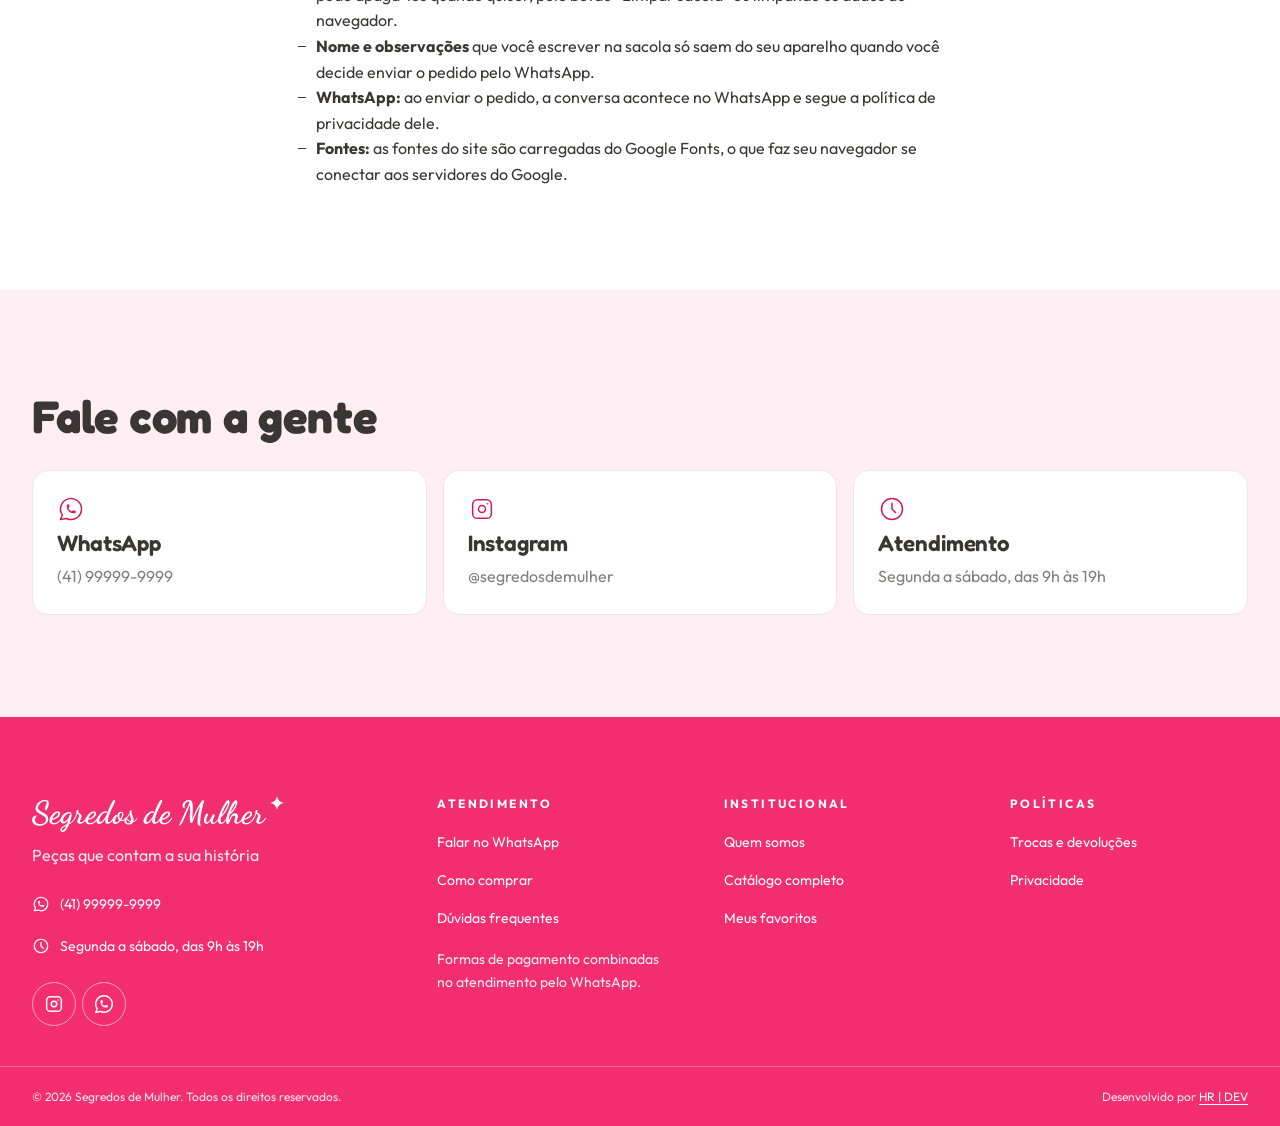
<file: sobre.html>
<!DOCTYPE html>
<html lang="pt-BR">
<head>
  <meta charset="UTF-8">
  <meta name="viewport" content="width=device-width, initial-scale=1, viewport-fit=cover">
  <title>Quem somos e como comprar — Segredos de Mulher</title>
  <meta name="description" content="Conheça a Segredos de Mulher, veja como comprar pelo WhatsApp em 3 passos, dúvidas frequentes, trocas e privacidade.">
  <meta name="theme-color" content="#F22E70">
  <link rel="icon" href="assets/img/brand/favicon.svg" type="image/svg+xml">
  <link rel="icon" href="assets/img/brand/favicon-32.png" sizes="32x32" type="image/png">
  <link rel="apple-touch-icon" href="assets/img/brand/apple-touch-icon.png">
  <link rel="manifest" href="site.webmanifest">
  <meta property="og:type" content="website">
  <meta property="og:site_name" content="Segredos de Mulher">
  <meta property="og:locale" content="pt_BR">
  <meta property="og:title" content="Quem somos — Segredos de Mulher">
  <meta property="og:description" content="Moda feminina com atendimento personalizado pelo WhatsApp.">
  <meta property="og:url" content="https://SEU-DOMINIO.com.br/sobre.html">
  <meta property="og:image" content="https://SEU-DOMINIO.com.br/assets/img/brand/og-image.jpg">
  <meta name="twitter:card" content="summary_large_image">
  <link rel="preconnect" href="https://fonts.googleapis.com">
  <link rel="preconnect" href="https://fonts.gstatic.com" crossorigin>
  <link rel="stylesheet" href="https://fonts.googleapis.com/css2?family=Dancing+Script:wght@600;700&family=Fredoka:wght@500;600;700&family=Outfit:wght@300;400;500;600&display=swap" media="print" onload="this.media='all'">
  <noscript><link rel="stylesheet" href="https://fonts.googleapis.com/css2?family=Dancing+Script:wght@600;700&family=Fredoka:wght@500;600;700&family=Outfit:wght@300;400;500;600&display=swap"></noscript>
  <link rel="stylesheet" href="assets/css/style.css">
  <script src="assets/js/config.js" defer></script>
  <script src="assets/js/products.js" defer></script>
  <script src="assets/js/main.js" defer></script>
  <script src="assets/js/pages/sobre.js" defer></script>
</head>
<body data-page="sobre">
  <a class="skip-link" href="#conteudo">Pular para o conteúdo</a>
  <div id="site-header"></div>

  <main id="conteudo">
    <!-- ============ QUEM SOMOS ============ -->
    <section class="section about-hero" aria-labelledby="about-title">
      <div class="container about-grid">
        <div data-reveal>
          <nav aria-label="Você está em"><ol class="breadcrumb"><li><a href="index.html">Início</a></li><li aria-current="page">Quem somos</li></ol></nav>
          <p class="eyebrow eyebrow--line">Nossa história</p>
          <h1 class="section-title" id="about-title" style="margin:12px 0 20px">Quem é a <em data-cfg="storeName">Segredos de Mulher</em></h1>
          <div class="prose">
            <!-- TODO(cliente): escrever a história real da loja (quem é a dona, desde quando, cidade, propósito) -->
            <p class="todo-note">Texto provisório — substituir pela história da loja.</p>
            <p>A <span data-cfg="storeName">Segredos de Mulher</span> nasceu do desejo de oferecer peças que fazem a mulher se sentir bonita, confortável e confiante em todos os momentos.</p>
            <p>Cada peça é escolhida com cuidado, pensando em caimento, qualidade e versatilidade. E porque acreditamos em atendimento de verdade, todo pedido é finalizado em uma conversa pelo WhatsApp: tiramos dúvidas de tamanho, mostramos detalhes e combinamos tudo do seu jeito.</p>
          </div>
          <nav class="subnav" aria-label="Nesta página" style="margin-top:28px">
            <a class="chip" href="#como-comprar">Como comprar</a><a class="chip" href="#duvidas">Dúvidas</a><a class="chip" href="#trocas">Trocas</a><a class="chip" href="#privacidade">Privacidade</a><a class="chip" href="#contato">Contato</a>
          </nav>
        </div>
        <div class="about-img" data-reveal>
          <!-- TODO(cliente): foto da loja/da dona (retrato 4:5) -->
          <img src="assets/img/hero/hero-2.svg" alt="Ilustração de conjunto rosé em cabide" width="1200" height="1500" decoding="async">
        </div>
      </div>
    </section>

    <!-- ============ COMO COMPRAR ============ -->
    <section class="section section--soft" id="como-comprar" aria-labelledby="how-title">
      <div class="container">
        <div class="section-head section-head--center" data-reveal>
          <p class="eyebrow">Passo a passo</p>
          <h2 class="section-title" id="how-title">Como comprar</h2>
          <p class="section-sub">O site é a nossa vitrine. Não há cadastro nem pagamento online: o pedido é fechado com a gente, pelo WhatsApp.</p>
        </div>
        <ol class="steps" data-stagger>
          <li class="step" data-reveal data-icon="hanger"><span class="step__num">1</span><h3>Escolha suas peças</h3><p>Veja fotos, cores e o guia de medidas de cada peça. Escolha cor e tamanho.</p></li>
          <li class="step" data-reveal data-icon="bag"><span class="step__num">2</span><h3>Monte a sacola</h3><p>Adicione quantas peças quiser. Se for só uma, use “Pedir agora pelo WhatsApp”.</p></li>
          <li class="step" data-reveal data-icon="whatsapp"><span class="step__num">3</span><h3>Envie pelo WhatsApp</h3><p>A mensagem já vai pronta com peças, cores, tamanhos e valores. Confirmamos estoque, frete e pagamento na conversa.</p></li>
        </ol>
        <div class="steps-cta" data-reveal><a class="btn" href="catalogo.html">Ver catálogo</a><a class="btn btn--whatsapp" data-wa="default" href="#">Falar no WhatsApp</a></div>
      </div>
    </section>

    <!-- ============ DÚVIDAS ============ -->
    <section class="section" id="duvidas" aria-labelledby="faq-title">
      <div class="container faq">
        <h2 class="section-title" id="faq-title" style="margin-bottom:24px" data-reveal>Dúvidas frequentes</h2>
        <div class="accordion" data-reveal>
          <details><summary>Preciso criar cadastro? <span data-plus></span></summary><div class="accordion__body"><p>Não. Você escolhe as peças e envia o pedido direto pelo WhatsApp. Sua sacola e seus favoritos ficam salvos no seu celular.</p></div></details>
          <details><summary>Como faço o pagamento? <span data-plus></span></summary><div class="accordion__body"><p>As formas de pagamento são combinadas no atendimento pelo WhatsApp, depois que confirmamos a disponibilidade das peças.</p><!-- TODO(cliente): listar formas aceitas (Pix, cartão, etc.), se quiser --></div></details>
          <details><summary>Qual o valor do frete e o prazo? <span data-plus></span></summary><div class="accordion__body"><p>Calculamos o frete e o prazo na conversa, de acordo com o seu endereço.</p><!-- TODO(cliente): informar regiões atendidas / retirada --></div></details>
          <details><summary>O valor da sacola é o valor final? <span data-plus></span></summary><div class="accordion__body"><p>O total da sacola é uma estimativa. O valor final é confirmado no WhatsApp, com estoque e frete.</p></div></details>
          <details><summary>Como sei qual é o meu tamanho? <span data-plus></span></summary><div class="accordion__body"><p>Cada peça tem um guia de medidas na própria página. Se ficar em dúvida entre dois tamanhos, chame a gente: ajudamos a escolher.</p></div></details>
          <details><summary>A peça que eu quero está esgotada. E agora? <span data-plus></span></summary><div class="accordion__body"><p>Use o botão “Avise-me quando chegar” na página da peça. Assim que houver reposição, avisamos você.</p></div></details>
        </div>
      </div>
    </section>

    <!-- ============ TROCAS ============ -->
    <section class="section section--alt" id="trocas" aria-labelledby="trocas-title">
      <div class="container prose">
        <h2 class="section-title" id="trocas-title" data-reveal>Trocas e devoluções</h2>
        <!-- TODO(cliente): definir a política de trocas (prazo, condições, quem paga o frete). NÃO publicar sem confirmar. -->
        <p class="todo-note">Política a ser confirmada pela loja. O texto abaixo é neutro e provisório.</p>
        <p>Queremos que você ame suas peças. Se precisar trocar, fale com a gente pelo WhatsApp informando o pedido e o motivo, e explicaremos as condições e o passo a passo.</p>
        <p>Em compras feitas a distância, o Código de Defesa do Consumidor garante o direito de arrependimento em até 7 dias a partir do recebimento.</p>
      </div>
    </section>

    <!-- ============ PRIVACIDADE ============ -->
    <section class="section" id="privacidade" aria-labelledby="priv-title">
      <div class="container prose">
        <h2 class="section-title" id="priv-title" data-reveal>Privacidade</h2>
        <p>Este site não tem cadastro, não pede dados de pagamento e não usa cookies de rastreamento ou ferramentas de análise.</p>
        <ul>
          <li><strong>Sacola e favoritos</strong> ficam guardados apenas no seu navegador (armazenamento local). Você pode apagá-los quando quiser, pelo botão “Limpar sacola” ou limpando os dados do navegador.</li>
          <li><strong>Nome e observações</strong> que você escrever na sacola só saem do seu aparelho quando você decide enviar o pedido pelo WhatsApp.</li>
          <li><strong>WhatsApp:</strong> ao enviar o pedido, a conversa acontece no WhatsApp e segue a política de privacidade dele.</li>
          <li><strong>Fontes:</strong> as fontes do site são carregadas do Google Fonts, o que faz seu navegador se conectar aos servidores do Google.</li>
        </ul>
      </div>
    </section>

    <!-- ============ CONTATO ============ -->
    <section class="section section--soft" id="contato" aria-labelledby="contact-title">
      <div class="container">
        <h2 class="section-title" id="contact-title" style="margin-bottom:28px" data-reveal>Fale com a gente</h2>
        <div class="contact-cards" data-stagger>
          <a class="contact-card" data-reveal data-wa="default" href="#"><span data-icon="whatsapp"></span><h3>WhatsApp</h3><p class="muted" data-cfg="whatsappDisplay"></p></a>
          <a class="contact-card" data-reveal data-cfg-href="instagramUrl" target="_blank" rel="noopener" href="#"><span data-icon="instagram"></span><h3>Instagram</h3><p class="muted" data-cfg="instagramHandle"></p></a>
          <div class="contact-card" data-reveal><span data-icon="clock"></span><h3>Atendimento</h3><p class="muted" data-cfg="serviceHours"></p></div>
        </div>
      </div>
    </section>
  </main>

  <div id="site-footer"></div>
</body>
</html>
</file>
<file: assets/css/style.css>
/* ==========================================================================
   SEGREDOS DE MULHER — style.css
   Design system mobile-first. Para trocar as cores da marca, edite apenas
   as variáveis "MARCA" do :root abaixo.
   --------------------------------------------------------------------------
   01 Tokens · 02 Reset · 03 Base/utilitários · 04 Botões e formulários
   05 Faixa superior · 06 Header e menu · 07 Camadas (drawers, modais, sheets)
   08 Busca · 09 Sacola · 10 Card de produto · 11 Trilhos/grades
   12 Home · 13 Rodapé · 14 Flutuantes e toasts · 15 Catálogo
   16 Produto · 17 Páginas internas · 18 Animações · 19 Movimento reduzido
   ========================================================================== */

/* ---------- 01 TOKENS ---------- */
:root {
  /* MARCA — rosa principal da loja: #F22E70 (troque aqui) */
  --brand: #F22E70;
  --brand-deep: #D41A5A;        /* hover e textos em rosa */
  --brand-soft: #FFEEF4;        /* fundos suaves */
  --brand-light: #FFD6E4;
  --brand-mid: #FF8FB3;
  --c-lilac: #8E5BD6;           /* selo "Novo" */

  /* Aliases usados pelos componentes (mantidos para não quebrar nada) */
  --c-ink: #3B3636;
  --c-paper: #FFFFFF;
  --c-peach: var(--brand-light);
  --c-rose: var(--brand-mid);
  --c-terracotta: var(--brand);
  --c-olive: var(--c-lilac);
  --c-gold: var(--brand-mid);   /* brilhos decorativos */
  --gold-gradient: linear-gradient(90deg, var(--brand-mid), var(--brand), var(--brand-mid));
  --c-rose-deep: var(--brand);
  --c-terracotta-deep: var(--brand-deep);
  --c-ink-soft: #2F2A2A;

  /* SEMÂNTICAS */
  --bg: #FFFFFF;
  --bg-alt: #F8F4F5;
  --surface: #FFFFFF;
  --surface-soft: var(--brand-soft);
  --text: #3B3636;
  --text-muted: #827E7E;
  --text-invert: #FFFFFF;
  --border: #F0E6EA;
  --border-strong: #DDCFD5;
  --accent: var(--brand);
  --accent-hover: var(--brand-deep);
  --accent-contrast: #FFFFFF;
  --sale: var(--brand);
  --new: var(--c-lilac);
  --whatsapp: #25D366;          /* cor oficial (só decorativa) */
  --whatsapp-fab: #1DA851;      /* ícone branco: 3,1:1 (gráfico) */
  --whatsapp-deep: #157A44;     /* texto branco: 5,4:1 */
  --whatsapp-deep-hover: #0F6336;
  --focus: var(--brand);
  --danger: #C0262D;

  /* TIPOGRAFIA: títulos arredondados + texto limpo + toque cursivo */
  --font-serif: 'Fredoka', 'Outfit', system-ui, sans-serif; /* (nome mantido: fonte dos títulos) */
  --font-sans: 'Outfit', system-ui, -apple-system, 'Segoe UI', Roboto, Arial, sans-serif;
  --font-script: 'Dancing Script', 'Brush Script MT', cursive;
  --fs-xs: .75rem;
  --fs-sm: .875rem;
  --fs-base: 1rem;
  --fs-lg: 1.125rem;
  --fs-h3: clamp(1.35rem, 1.1rem + 1vw, 1.65rem);
  --fs-h2: clamp(1.9rem, 1.4rem + 2.2vw, 2.85rem);
  --fs-h1: clamp(2.6rem, 1.6rem + 5vw, 5rem);
  --tracking-label: .2em;

  /* ESPAÇO E FORMA */
  --gutter: 16px;
  --container: 1320px;
  --radius: 8px;
  --radius-lg: 16px;
  --shadow-sm: 0 1px 2px rgba(13, 13, 13, .06);
  --shadow: 0 10px 30px -12px rgba(13, 13, 13, .22);
  --shadow-lg: 0 24px 60px -20px rgba(13, 13, 13, .35);
  --header-h: 64px;
  --announce-h: 36px;

  /* MOVIMENTO */
  --ease: cubic-bezier(.22, .61, .36, 1);
  --ease-out: cubic-bezier(.16, 1, .3, 1);
  --dur: .28s;
  --dur-slow: .6s;

  /* Camadas */
  --z-header: 50;
  --z-fab: 60;
  --z-scrim: 90;
  --z-layer: 100;
  --z-toast: 200;
}

@media (min-width: 768px) {
  :root { --gutter: 32px; --header-h: 76px; }
}
@media (min-width: 1440px) {
  :root { --gutter: 48px; }
}

/* ---------- 02 RESET ---------- */
*, *::before, *::after { box-sizing: border-box; margin: 0; padding: 0; }
html { -webkit-text-size-adjust: 100%; text-size-adjust: 100%; scroll-padding-top: calc(var(--header-h) + 16px); }
body {
  min-height: 100vh;
  font-family: var(--font-sans);
  font-size: var(--fs-base);
  line-height: 1.6;
  color: var(--text);
  background: var(--bg);
  overflow-x: hidden;
  -webkit-font-smoothing: antialiased;
}
img, svg, picture { display: block; max-width: 100%; }
img { height: auto; }
a { color: inherit; text-decoration: none; }
button, input, select, textarea { font: inherit; color: inherit; }
button { background: none; border: 0; cursor: pointer; }
ul, ol { list-style: none; }
table { border-collapse: collapse; }
[hidden] { display: none !important; }
body.is-locked { overflow: hidden; }

/* Transição entre páginas (View Transitions API; navegadores sem suporte ignoram) */
@view-transition { navigation: auto; }
::view-transition-old(root), ::view-transition-new(root) { animation-duration: .25s; }

/* ---------- 03 BASE E UTILITÁRIOS ---------- */
:focus-visible { outline: 2px solid var(--focus); outline-offset: 3px; border-radius: 1px; }
.skip-link {
  position: absolute; left: 12px; top: -60px; z-index: 999;
  background: var(--c-ink); color: #fff; padding: 10px 16px; font-size: var(--fs-sm);
  transition: top var(--dur) var(--ease);
}
.skip-link:focus { top: 12px; }
.sr-only {
  position: absolute !important; width: 1px; height: 1px; padding: 0; margin: -1px;
  overflow: hidden; clip: rect(0 0 0 0); white-space: nowrap; border: 0;
}
.container { width: 100%; max-width: var(--container); margin-inline: auto; padding-inline: var(--gutter); }
.icon { width: 22px; height: 22px; flex: none; stroke: currentColor; fill: none; stroke-width: 1.6; stroke-linecap: round; stroke-linejoin: round; }
.icon--sm { width: 18px; height: 18px; }
.icon--fill { fill: currentColor; stroke: none; }

h1, h2, h3, .serif { font-family: var(--font-serif); font-weight: 500; line-height: 1.08; letter-spacing: -.01em; }
h1 em, h2 em, h3 em, .serif em { font-style: italic; }
.eyebrow {
  display: inline-flex; align-items: center; gap: 10px;
  font-family: var(--font-sans); font-size: var(--fs-xs); font-weight: 500;
  letter-spacing: var(--tracking-label); text-transform: uppercase; color: var(--text-muted);
}
.eyebrow--line::before { content: ''; width: 28px; height: 1px; background: currentColor; opacity: .6; }
.label-caps { font-size: var(--fs-xs); font-weight: 500; letter-spacing: .16em; text-transform: uppercase; }
.muted { color: var(--text-muted); }
.gold-rule { height: 1px; border: 0; background: var(--gold-gradient); opacity: .8; }
.sparkle { width: 14px; height: 14px; color: var(--c-gold); flex: none; }

.section { padding-block: clamp(56px, 8vw, 104px); }
.section--tight { padding-block: clamp(40px, 5vw, 64px); }
.section--alt { background: var(--bg-alt); }
.section--soft { background: var(--surface-soft); }
.section--dark { background: var(--c-ink); color: var(--text-invert); }
.section--dark .eyebrow, .section--dark .muted { color: #BDB3A8; }
.section-head {
  display: flex; align-items: flex-end; justify-content: space-between; gap: 16px 24px; flex-wrap: wrap;
  margin-bottom: clamp(24px, 4vw, 44px);
}
.section-head--center { flex-direction: column; align-items: center; text-align: center; }
.section-title { font-size: var(--fs-h2); }
.section-title .sparkle { display: inline-block; width: .42em; height: .42em; margin-left: .15em; vertical-align: super; }
.section-sub { max-width: 52ch; color: var(--text-muted); margin-top: 10px; }
.link-arrow {
  display: inline-flex; align-items: center; gap: 8px; font-size: var(--fs-sm); font-weight: 500;
  letter-spacing: .12em; text-transform: uppercase; padding-block: 8px;
  background: linear-gradient(currentColor, currentColor) 0 100% / 0 1px no-repeat;
  transition: background-size var(--dur) var(--ease);
}
.link-arrow:hover, .link-arrow:focus-visible { background-size: 100% 1px; }
.link-arrow .icon { width: 18px; height: 18px; transition: transform var(--dur) var(--ease); }
.link-arrow:hover .icon { transform: translateX(4px); }

/* Ornamento de folhas em fundos (SVG inline, baixa opacidade) */
.ornament { position: absolute; pointer-events: none; color: currentColor; opacity: .09; width: 220px; height: 220px; }

/* ---------- 04 BOTÕES E FORMULÁRIOS ---------- */
.btn {
  --btn-bg: var(--c-ink); --btn-fg: #fff; --btn-bd: var(--btn-bg);
  position: relative; overflow: hidden; isolation: isolate;
  display: inline-flex; align-items: center; justify-content: center; gap: 10px;
  min-height: 52px; padding: 14px 28px;
  background: var(--btn-bg); color: var(--btn-fg); border: 1px solid var(--btn-bd); border-radius: var(--radius);
  font-size: var(--fs-sm); font-weight: 500; letter-spacing: .14em; text-transform: uppercase; line-height: 1.2;
  text-align: center; cursor: pointer; user-select: none; -webkit-tap-highlight-color: transparent;
  transition: background-color var(--dur) var(--ease), color var(--dur) var(--ease), border-color var(--dur) var(--ease), transform .12s var(--ease);
}
.btn:active { transform: scale(.98); }
.btn:hover { --btn-bg: var(--c-ink-soft); }
.btn .icon { width: 20px; height: 20px; }
.btn--accent { --btn-bg: var(--accent); --btn-fg: var(--accent-contrast); }
.btn--accent:hover { --btn-bg: var(--accent-hover); }
.btn--whatsapp { --btn-bg: var(--whatsapp-deep); --btn-fg: #fff; }
.btn--whatsapp:hover { --btn-bg: var(--whatsapp-deep-hover); }
.btn--outline { --btn-bg: transparent; --btn-fg: var(--text); --btn-bd: var(--c-ink); }
.btn--outline:hover { --btn-bg: var(--c-ink); --btn-fg: #fff; }
.btn--light { --btn-bg: var(--c-paper); --btn-fg: var(--c-ink); }
.btn--light:hover { --btn-bg: #fff; }
.btn--ghost-light { --btn-bg: transparent; --btn-fg: #fff; --btn-bd: rgba(255, 255, 255, .7); }
.btn--ghost-light:hover { --btn-bg: #fff; --btn-fg: var(--c-ink); }
.btn--block { width: 100%; }
.btn--sm { min-height: 44px; padding: 10px 18px; font-size: var(--fs-xs); }
.btn[disabled], .btn[aria-disabled="true"] { opacity: .5; cursor: not-allowed; }
.btn.is-loading { pointer-events: none; }
.btn.is-loading > * { opacity: 0; }
.btn.is-loading::after {
  content: ''; position: absolute; width: 20px; height: 20px; border-radius: 50%;
  border: 2px solid currentColor; border-right-color: transparent; animation: spin .7s linear infinite;
}
/* Ripple (injetado via JS) */
.ripple {
  position: absolute; z-index: -1; border-radius: 50%; pointer-events: none;
  background: currentColor; opacity: .18; transform: scale(0); animation: ripple .6s var(--ease-out) forwards;
}

.icon-btn {
  position: relative; display: inline-grid; place-items: center;
  width: 44px; height: 44px; border-radius: 50%; color: inherit;
  transition: background-color var(--dur) var(--ease);
}
.icon-btn:hover { background: rgba(13, 13, 13, .06); }
.count-badge {
  position: absolute; top: 4px; right: 2px; min-width: 18px; height: 18px; padding: 0 5px;
  display: grid; place-items: center; border-radius: 9px;
  background: var(--accent); color: #fff; font-size: 11px; font-weight: 600; line-height: 1;
  transform: scale(0); transition: transform .3s var(--ease-out);
}
.count-badge.has-items { transform: scale(1); }
.count-badge.bump { animation: bump .5s var(--ease-out); }

.field { display: grid; gap: 6px; }
.field label, .field-label { font-size: var(--fs-xs); font-weight: 500; letter-spacing: .14em; text-transform: uppercase; }
.input, .select, .textarea {
  width: 100%; min-height: 48px; padding: 12px 14px;
  font-size: 16px; /* evita zoom no iOS */
  background: var(--surface); border: 1px solid var(--border-strong); border-radius: var(--radius);
  transition: border-color var(--dur) var(--ease), box-shadow var(--dur) var(--ease);
}
.textarea { min-height: 84px; resize: vertical; }
.input:focus, .select:focus, .textarea:focus { outline: none; border-color: var(--c-ink); box-shadow: 0 0 0 3px rgba(168, 78, 43, .18); }
.select {
  appearance: none; padding-right: 40px; cursor: pointer;
  background-image: url("data:image/svg+xml,%3Csvg xmlns='http://www.w3.org/2000/svg' viewBox='0 0 24 24' fill='none' stroke='%230D0D0D' stroke-width='1.6'%3E%3Cpath d='M6 9l6 6 6-6'/%3E%3C/svg%3E");
  background-repeat: no-repeat; background-position: right 12px center; background-size: 18px;
}

/* Chips */
.chip {
  display: inline-flex; align-items: center; gap: 6px; min-height: 36px; padding: 6px 12px;
  border: 1px solid var(--border-strong); border-radius: 999px; background: var(--surface);
  font-size: var(--fs-sm); transition: border-color var(--dur), background-color var(--dur);
}
.chip:hover { border-color: var(--c-ink); }
.chip .icon { width: 16px; height: 16px; }

/* Preço */
.price { display: flex; align-items: baseline; flex-wrap: wrap; gap: 4px 8px; font-variant-numeric: tabular-nums; }
.price__now { font-weight: 500; }
.price__old { color: var(--text-muted); text-decoration: line-through; font-size: .88em; }
.price__off { color: var(--sale); font-size: .8em; font-weight: 600; letter-spacing: .04em; }

/* Selos */
.badge {
  display: inline-flex; align-items: center; gap: 5px; padding: 5px 9px;
  font-size: 11px; font-weight: 600; letter-spacing: .14em; text-transform: uppercase; line-height: 1;
  background: var(--c-ink); color: #fff; border-radius: var(--radius);
}
.badge--new { background: var(--new); }
.badge--sale { background: var(--sale); }
.badge--low { background: var(--c-paper); color: var(--c-terracotta-deep); box-shadow: inset 0 0 0 1px var(--c-terracotta-deep); }
.badge--bestseller { background: var(--c-ink); color: var(--c-peach); }
.badge--bestseller .sparkle { width: 10px; height: 10px; }
.badge--soldout { background: var(--surface); color: var(--c-ink); box-shadow: inset 0 0 0 1px var(--c-ink); }

/* Bolinhas de cor */
.swatches { display: flex; flex-wrap: wrap; gap: 4px; }
.swatch {
  position: relative; width: 28px; height: 28px; border-radius: 50%; display: grid; place-items: center;
}
.swatch::before {
  content: ''; width: 16px; height: 16px; border-radius: 50%; background: var(--sw);
  box-shadow: inset 0 0 0 1px rgba(13, 13, 13, .18);
  transition: transform var(--dur) var(--ease);
}
.swatch::after {
  content: ''; position: absolute; inset: 3px; border-radius: 50%; border: 1px solid transparent;
  transition: border-color var(--dur) var(--ease);
}
.swatch:hover::before { transform: scale(1.12); }
.swatch[aria-pressed="true"]::after, .swatch[aria-checked="true"]::after { border-color: var(--c-ink); }
.swatch--lg { width: 44px; height: 44px; }
.swatch--lg::before { width: 30px; height: 30px; }
.swatch--lg::after { inset: 2px; }

/* ---------- 05 FAIXA SUPERIOR ---------- */
.announce {
  position: relative; height: var(--announce-h); overflow: hidden;
  background: var(--c-ink); color: var(--text-invert);
  font-size: 12px; letter-spacing: .1em; text-transform: uppercase;
}
.announce__msg {
  position: absolute; inset: 0; display: flex; align-items: center; justify-content: center; gap: 10px;
  padding-inline: 16px; text-align: center; white-space: nowrap; overflow: hidden; text-overflow: ellipsis;
  opacity: 0; transform: translateY(100%);
  transition: transform .6s var(--ease-out), opacity .6s var(--ease-out);
}
.announce__msg .sparkle { width: 10px; height: 10px; }
.announce__msg.is-active { opacity: 1; transform: translateY(0); }
.announce__msg.is-leaving { opacity: 0; transform: translateY(-100%); }
@media (max-width: 420px) { .announce { font-size: 10.5px; letter-spacing: .06em; } }

/* ---------- 06 HEADER E MENU ---------- */
#site-header { min-height: calc(var(--announce-h) + var(--header-h)); }
.site-header {
  position: sticky; top: 0; z-index: var(--z-header);
  background: rgba(247, 243, 237, .94);
  -webkit-backdrop-filter: saturate(1.4) blur(12px); backdrop-filter: saturate(1.4) blur(12px);
  border-bottom: 1px solid transparent;
  transition: box-shadow var(--dur) var(--ease), border-color var(--dur) var(--ease);
}
.site-header.is-scrolled { box-shadow: 0 6px 24px -14px rgba(13, 13, 13, .35); border-color: var(--border); }
.site-header__bar {
  display: grid; grid-template-columns: 1fr auto 1fr; align-items: center;
  height: var(--header-h); transition: height var(--dur) var(--ease);
}
.site-header.is-scrolled .site-header__bar { height: calc(var(--header-h) - 12px); }
.site-header__left, .site-header__right { display: flex; align-items: center; gap: 2px; }
.site-header__left { margin-left: -10px; }
.site-header__right { justify-content: flex-end; margin-right: -10px; }

.logo {
  display: inline-flex; align-items: center; gap: 4px; position: relative;
  font-family: var(--font-serif); font-size: clamp(1.35rem, 1rem + 1.6vw, 2rem); font-weight: 600;
  letter-spacing: .01em; line-height: 1; white-space: nowrap;
  transition: font-size var(--dur) var(--ease);
}
.logo em { font-weight: 500; font-style: italic; color: var(--c-terracotta-deep); }
.logo .sparkle { width: .5em; height: .5em; margin-top: -.6em; }
.logo img { height: 44px; width: auto; }
.site-header.is-scrolled .logo { font-size: clamp(1.2rem, 1rem + 1.2vw, 1.7rem); }

/* Menu horizontal (desktop) */
.main-nav { display: none; }
@media (min-width: 1024px) {
  .main-nav { display: block; border-top: 1px solid var(--border); }
  .main-nav__list { display: flex; justify-content: center; gap: clamp(16px, 2.2vw, 36px); }
  .main-nav__link {
    position: relative; display: inline-flex; align-items: center; gap: 4px; height: 46px;
    font-size: 13px; font-weight: 500; letter-spacing: .16em; text-transform: uppercase;
  }
  .main-nav__link::after {
    content: ''; position: absolute; left: 0; right: 0; bottom: 10px; height: 1px; background: currentColor;
    transform: scaleX(0); transform-origin: right; transition: transform var(--dur) var(--ease);
  }
  .main-nav__link:hover::after, .main-nav__link:focus-visible::after, .main-nav__link[aria-current="page"]::after,
  .has-mega.is-open > .main-nav__link::after { transform: scaleX(1); transform-origin: left; }
  .main-nav__link--sale { color: var(--sale); }
  .main-nav__link .icon { width: 14px; height: 14px; transition: transform var(--dur) var(--ease); }
  .has-mega.is-open > .main-nav__link .icon { transform: rotate(180deg); }
  .site-header.is-scrolled .main-nav__link { height: 40px; }
  .site-header.is-scrolled .main-nav__link::after { bottom: 8px; }

  /* Mega menu leve */
  .mega {
    position: absolute; left: 0; right: 0; top: 100%;
    background: var(--bg); border-top: 1px solid var(--border); box-shadow: var(--shadow);
    opacity: 0; visibility: hidden; transform: translateY(-6px);
    transition: opacity var(--dur) var(--ease), transform var(--dur) var(--ease), visibility var(--dur);
  }
  .has-mega.is-open .mega { opacity: 1; visibility: visible; transform: none; }
  .mega__inner { display: grid; grid-template-columns: 1fr 1fr 1.3fr; gap: 48px; padding-block: 36px 44px; }
  .mega__title { font-size: var(--fs-xs); letter-spacing: var(--tracking-label); text-transform: uppercase; color: var(--text-muted); margin-bottom: 14px; }
  .mega__links a { display: inline-block; padding: 6px 0; font-family: var(--font-serif); font-size: 1.3rem; transition: color var(--dur), transform var(--dur) var(--ease); }
  .mega__links a:hover { color: var(--accent); transform: translateX(4px); }
  .mega__promo { position: relative; display: grid; grid-template-columns: 1fr 1fr; gap: 12px; }
  .mega__promo a { position: relative; display: block; overflow: hidden; aspect-ratio: 1; background: var(--bg-alt); }
  .mega__promo img { width: 100%; height: 100%; object-fit: cover; transition: transform .8s var(--ease-out); }
  .mega__promo a:hover img { transform: scale(1.05); }
  .mega__promo span {
    position: absolute; left: 12px; bottom: 12px; padding: 6px 10px; background: var(--c-paper);
    font-size: var(--fs-xs); letter-spacing: .14em; text-transform: uppercase; font-weight: 500;
  }
}
@media (max-width: 1023px) { .hide-mobile { display: none !important; } }
@media (min-width: 1024px) { .hide-desktop { display: none !important; } }

/* ---------- 07 CAMADAS: scrim, drawers, modais, sheets ---------- */
.scrim {
  position: fixed; inset: 0; z-index: var(--z-scrim);
  background: rgba(13, 13, 13, .45); opacity: 0; visibility: hidden;
  transition: opacity .35s var(--ease), visibility .35s;
}
.scrim.is-visible { opacity: 1; visibility: visible; }
.scrim:not(.is-visible) { pointer-events: none; }

.layer {
  position: fixed; z-index: var(--z-layer); display: flex; flex-direction: column;
  background: var(--bg); visibility: hidden;
  transition: transform .45s var(--ease-out), opacity .35s var(--ease), visibility .45s;
}
.layer.is-open { visibility: visible; }
.layer:not(.is-open) { pointer-events: none; } /* não captura cliques durante a animação de saída */
.layer__head {
  display: flex; align-items: center; justify-content: space-between; gap: 12px;
  padding: 14px 12px 14px var(--gutter); border-bottom: 1px solid var(--border); flex: none;
}
.layer__title { font-family: var(--font-serif); font-size: 1.6rem; font-weight: 500; }
.layer__body { flex: 1; overflow-y: auto; overscroll-behavior: contain; padding: 20px var(--gutter); }
.layer__foot { flex: none; padding: 16px var(--gutter) calc(16px + env(safe-area-inset-bottom)); border-top: 1px solid var(--border); background: var(--bg); }

.drawer { top: 0; bottom: 0; width: min(420px, 92vw); box-shadow: var(--shadow-lg); }
.drawer--left { left: 0; transform: translateX(-100%); }
.drawer--right { right: 0; transform: translateX(100%); }
.drawer.is-open { transform: none; }

.modal {
  left: 50%; top: 50%; width: min(640px, calc(100vw - 32px)); max-height: min(88vh, 860px);
  border-radius: var(--radius-lg); box-shadow: var(--shadow-lg);
  opacity: 0; transform: translate(-50%, -46%) scale(.98);
}
.modal.is-open { opacity: 1; transform: translate(-50%, -50%); }
.modal--wide { width: min(980px, calc(100vw - 32px)); }

/* Bottom sheet no mobile, modal centralizado no desktop */
.sheet {
  left: 0; right: 0; bottom: 0; max-height: 90vh; border-radius: 16px 16px 0 0;
  box-shadow: var(--shadow-lg); transform: translateY(100%);
}
.sheet.is-open { transform: none; }
.sheet::before {
  content: ''; position: absolute; top: 8px; left: 50%; width: 40px; height: 4px; margin-left: -20px;
  border-radius: 2px; background: var(--border-strong);
}
@media (min-width: 768px) {
  .sheet {
    left: 50%; right: auto; bottom: auto; top: 50%; width: min(560px, calc(100vw - 48px)); max-height: 86vh;
    border-radius: var(--radius-lg); opacity: 0; transform: translate(-50%, -46%);
  }
  .sheet.is-open { opacity: 1; transform: translate(-50%, -50%); }
  .sheet::before { display: none; }
}

/* Menu lateral */
.menu-search {
  display: flex; align-items: center; gap: 10px; width: 100%; min-height: 48px; padding: 0 14px;
  border: 1px solid var(--border-strong); background: var(--surface); color: var(--text-muted); text-align: left;
  font-size: var(--fs-base); margin-bottom: 24px;
}
.menu-label { display: block; margin: 8px 0 6px; }
.menu-links a {
  display: flex; align-items: center; justify-content: space-between; min-height: 52px;
  border-bottom: 1px solid var(--border); font-family: var(--font-serif); font-size: 1.4rem;
  transition: padding var(--dur) var(--ease), color var(--dur);
}
.menu-links a:hover { padding-left: 6px; color: var(--accent); }
.menu-links a .icon { width: 18px; height: 18px; opacity: .55; }
.menu-links a.is-sale { color: var(--sale); }
.menu-links--small a { font-family: var(--font-sans); font-size: var(--fs-base); min-height: 46px; }
.menu-foot { display: grid; gap: 16px; }
.socials { display: flex; gap: 6px; }
.socials a { display: grid; place-items: center; width: 44px; height: 44px; border: 1px solid var(--border-strong); border-radius: 50%; transition: background-color var(--dur), color var(--dur), border-color var(--dur); }
.socials a:hover { background: var(--c-ink); color: #fff; border-color: var(--c-ink); }

/* ---------- 08 BUSCA ---------- */
.search-layer { top: 0; left: 0; right: 0; max-height: 100vh; transform: translateY(-100%); box-shadow: var(--shadow-lg); }
.search-layer.is-open { transform: none; }
.search-form { position: relative; display: flex; align-items: center; gap: 8px; padding: 12px var(--gutter); border-bottom: 1px solid var(--border); }
.search-form .icon { color: var(--text-muted); }
.search-input {
  flex: 1; min-height: 52px; border: 0; background: transparent; font-family: var(--font-serif);
  font-size: clamp(1.4rem, 1rem + 2vw, 2rem);
}
.search-input:focus { outline: none; }
.search-input::-webkit-search-cancel-button { display: none; }
.search-body { overflow-y: auto; padding: 20px var(--gutter) 28px; max-height: calc(100vh - 80px); }
.search-suggest { display: flex; flex-wrap: wrap; gap: 8px; margin-top: 10px; }
.search-results { display: grid; gap: 4px; margin-top: 4px; }
.search-result {
  display: grid; grid-template-columns: 56px 1fr auto; align-items: center; gap: 14px;
  padding: 8px; border-radius: var(--radius); transition: background-color .15s;
}
.search-result img { width: 56px; height: 74px; object-fit: cover; background: var(--bg-alt); }
.search-result.is-active, .search-result:hover { background: var(--bg-alt); }
.search-result__name { font-family: var(--font-serif); font-size: 1.2rem; line-height: 1.2; }
.search-result mark { background: var(--c-peach); color: inherit; padding: 0 1px; }
.search-empty { padding: 20px 0; color: var(--text-muted); }
.search-all { margin-top: 16px; }

/* ---------- 09 SACOLA ---------- */
.bag-empty { display: grid; justify-items: center; gap: 14px; text-align: center; padding: 48px 8px; }
.bag-empty .icon { width: 52px; height: 52px; stroke-width: 1; color: var(--text-muted); }
.bag-empty p { font-family: var(--font-serif); font-size: 1.5rem; }
.bag-list { display: grid; }
.bag-item {
  display: grid; grid-template-columns: 84px 1fr; gap: 14px; padding: 16px 0; border-bottom: 1px solid var(--border);
}
.bag-item.is-new { animation: highlight 1.4s var(--ease); }
.bag-item.is-removing { animation: slideOut .3s var(--ease) forwards; }
.bag-item__img { width: 84px; aspect-ratio: 3 / 4; object-fit: cover; background: var(--bg-alt); }
.bag-item__top { display: flex; justify-content: space-between; gap: 8px; }
.bag-item__name { font-family: var(--font-serif); font-size: 1.2rem; line-height: 1.15; }
.bag-item__meta { font-size: var(--fs-sm); color: var(--text-muted); margin: 4px 0 10px; }
.bag-item__row { display: flex; align-items: center; justify-content: space-between; gap: 8px; }
.bag-item__remove { width: 36px; height: 36px; margin: -6px -8px 0 0; border-radius: 50%; display: grid; place-items: center; color: var(--text-muted); }
.bag-item__remove:hover { color: var(--danger); background: rgba(163, 50, 42, .08); }
.qty { display: inline-flex; align-items: center; border: 1px solid var(--border-strong); border-radius: var(--radius); background: var(--surface); }
.qty button { width: 40px; height: 40px; display: grid; place-items: center; }
.qty button:disabled { opacity: .35; cursor: not-allowed; }
.qty .icon { width: 16px; height: 16px; }
.qty output, .qty input { min-width: 32px; width: 40px; text-align: center; font-variant-numeric: tabular-nums; border: 0; background: transparent; font-size: 16px; }
.qty--lg button { width: 48px; height: 48px; }
.bag-extra { display: grid; gap: 12px; margin-top: 20px; }
.bag-extra summary { cursor: pointer; font-size: var(--fs-sm); font-weight: 500; letter-spacing: .1em; text-transform: uppercase; padding: 8px 0; }
.bag-total { display: flex; justify-content: space-between; align-items: baseline; gap: 8px; margin-bottom: 4px; }
.bag-total strong { font-size: 1.3rem; font-weight: 500; font-variant-numeric: tabular-nums; }
.bag-note { font-size: var(--fs-xs); color: var(--text-muted); margin-bottom: 14px; }
.bag-actions { display: grid; gap: 8px; }
.bag-secondary { display: flex; justify-content: space-between; gap: 8px; margin-top: 4px; }
.text-btn { min-height: 44px; padding: 0 4px; font-size: var(--fs-sm); text-decoration: underline; text-underline-offset: 3px; color: var(--text-muted); }
.text-btn:hover { color: var(--text); }
.bag-sent {
  display: flex; gap: 10px; align-items: flex-start; padding: 12px 14px; margin-bottom: 12px;
  background: #E7F2EA; color: #0F4F2C; border-radius: var(--radius); font-size: var(--fs-sm);
  animation: fadeUp .4s var(--ease-out);
}
.bag-parts { display: grid; gap: 8px; margin-bottom: 12px; padding: 12px; background: var(--surface-soft); border-radius: var(--radius); font-size: var(--fs-sm); }

/* Imagem voando até a sacola */
.fly-img {
  position: fixed; z-index: var(--z-toast); pointer-events: none; object-fit: cover;
  border-radius: var(--radius); box-shadow: var(--shadow);
  transition: transform .75s cubic-bezier(.5, -.2, .7, 1), opacity .75s ease-in;
}

/* ---------- 10 CARD DE PRODUTO ---------- */
.card { position: relative; display: flex; flex-direction: column; gap: 12px; }
.card__media {
  position: relative; overflow: hidden; aspect-ratio: 3 / 4; background: var(--bg-alt);
  transition: box-shadow .4s var(--ease), transform .4s var(--ease);
}
.card__link { position: absolute; inset: 0; display: block; }
.card__img { position: absolute; inset: 0; width: 100%; height: 100%; object-fit: cover; transition: opacity .6s var(--ease), transform 1s var(--ease-out); }
.card__img--alt { opacity: 0; }
.card__badges { position: absolute; top: 10px; left: 10px; display: flex; flex-direction: column; align-items: flex-start; gap: 6px; pointer-events: none; }
.fav-btn {
  position: absolute; top: 6px; right: 6px; z-index: 2; width: 44px; height: 44px; border-radius: 50%;
  display: grid; place-items: center; color: var(--c-ink);
}
.fav-btn::before { content: ''; position: absolute; inset: 6px; border-radius: 50%; background: rgba(247, 243, 237, .85); transition: transform var(--dur) var(--ease); }
.fav-btn .icon { position: relative; width: 20px; height: 20px; transition: fill .2s, color .2s; }
.fav-btn[aria-pressed="true"] .icon { fill: var(--c-rose-deep); color: var(--c-rose-deep); }
.fav-btn.pop .icon { animation: pop .45s var(--ease-out); }
.card__quick-mobile {
  position: absolute; right: 8px; bottom: 8px; z-index: 2; width: 44px; height: 44px; border-radius: 50%;
  display: grid; place-items: center; background: var(--c-paper); color: var(--c-ink); box-shadow: var(--shadow-sm);
}
.card__quick-mobile .icon { width: 20px; height: 20px; }
.card__panel { display: none; }
.card__soldout {
  position: absolute; inset: auto 0 0 0; padding: 10px; text-align: center; pointer-events: none;
  background: rgba(247, 243, 237, .92); font-size: var(--fs-xs); font-weight: 600; letter-spacing: .2em; text-transform: uppercase;
}
.card.is-soldout .card__img { filter: grayscale(.6); opacity: .7; }
.card__info { display: grid; gap: 4px; }
.card__cat { font-size: 11px; letter-spacing: .16em; text-transform: uppercase; color: var(--text-muted); }
.card__name { font-family: var(--font-sans); font-size: var(--fs-base); font-weight: 400; line-height: 1.35; letter-spacing: 0; }
.card__name a:hover { text-decoration: underline; text-underline-offset: 3px; }
.card__sizes { font-size: 12px; letter-spacing: .08em; color: var(--text-muted); }
.card__sizes s { opacity: .6; }
.card .swatches { margin: 2px 0 0 -6px; }
@media (max-width: 767px) {
  .card__badges { top: 8px; left: 8px; right: 48px; }
  .card__badges .badge { font-size: 10px; padding: 4px 6px; letter-spacing: .1em; }
  .pdp__buy-row .btn { padding-inline: 12px; letter-spacing: .08em; }
  .qty--lg button { width: 42px; }
}

@media (hover: hover) and (min-width: 768px) {
  .card__quick-mobile { display: none; }
  .card:hover .card__media, .card:focus-within .card__media { box-shadow: var(--shadow); transform: translateY(-3px); }
  .card:hover .card__img--alt, .card:focus-within .card__img--alt { opacity: 1; }
  .card:hover .card__img--main.has-alt { opacity: 0; }
  .card:hover .card__img { transform: scale(1.03); }
  .card__panel {
    position: absolute; left: 10px; right: 10px; bottom: 10px; z-index: 2; display: grid; gap: 8px;
    padding: 12px; background: rgba(247, 243, 237, .96); text-align: center;
    transform: translateY(calc(100% + 12px)); transition: transform .4s var(--ease-out);
  }
  .card:hover .card__panel, .card:focus-within .card__panel { transform: none; }
  .card__info .card__sizes { display: none; }
}
@media (min-width: 768px) { .card__name { font-size: 1.02rem; } }

/* Skeleton */
.skeleton { position: relative; overflow: hidden; background: var(--bg-alt); }
.skeleton::after, .card__media.is-loading::after {
  content: ''; position: absolute; inset: 0; z-index: 1;
  background: linear-gradient(100deg, transparent 20%, rgba(255, 255, 255, .55) 50%, transparent 80%);
  transform: translateX(-100%); animation: shimmer 1.3s infinite;
}
.skeleton-card { display: grid; gap: 10px; }
.skeleton-card .skeleton:first-child { aspect-ratio: 3 / 4; }
.skeleton-line { height: 12px; border-radius: 2px; }

/* ---------- 11 TRILHOS E GRADES ---------- */
.grid-products { display: grid; grid-template-columns: repeat(2, minmax(0, 1fr)); gap: 28px 12px; }
@media (min-width: 768px) { .grid-products { grid-template-columns: repeat(3, minmax(0, 1fr)); gap: 40px 24px; } }
@media (min-width: 1200px) { .grid-products { grid-template-columns: repeat(4, minmax(0, 1fr)); } }

.rail { position: relative; }
.rail__track {
  display: grid; grid-auto-flow: column; grid-auto-columns: 62%; gap: 12px;
  overflow-x: auto; scroll-snap-type: x mandatory; scroll-padding-inline: var(--gutter);
  padding-inline: var(--gutter); margin-inline: calc(var(--gutter) * -1); padding-bottom: 8px;
  scrollbar-width: none; overscroll-behavior-x: contain;
}
.rail__track::-webkit-scrollbar { display: none; }
.rail__track > * { scroll-snap-align: start; }
@media (min-width: 768px) { .rail__track { grid-auto-columns: calc((100% - 48px) / 3); gap: 24px; } }
@media (min-width: 1200px) { .rail__track { grid-auto-columns: calc((100% - 72px) / 4); margin-inline: 0; padding-inline: 0; scroll-padding-inline: 0; } }
.rail__nav { display: none; gap: 8px; }
@media (min-width: 768px) { .rail__nav { display: flex; } }
.round-btn {
  width: 48px; height: 48px; border-radius: 50%; display: grid; place-items: center;
  border: 1px solid var(--c-ink); transition: background-color var(--dur), color var(--dur), opacity var(--dur);
}
.round-btn:hover { background: var(--c-ink); color: #fff; }
.round-btn:disabled { opacity: .3; pointer-events: none; }

/* ---------- 12 HOME ---------- */
/* Hero */
.hero { position: relative; overflow: hidden; background: var(--surface-soft); }
.hero__slides { position: relative; }
.hero__slide { display: grid; grid-template-rows: auto auto; }
.hero__slide:not(.is-active) { position: absolute; inset: 0; opacity: 0; visibility: hidden; }
.hero__slide.is-active { position: relative; }
.hero__slide { transition: opacity .9s var(--ease), visibility .9s; }
.hero__media { position: relative; overflow: hidden; aspect-ratio: 4 / 4.2; background: var(--bg-alt); }
.hero__media img { width: 100%; height: 112%; object-fit: cover; object-position: center 30%; will-change: transform; }
.hero__content {
  position: relative; z-index: 1; display: grid; gap: 18px; align-content: center;
  padding: 32px var(--gutter) 64px;
}
.hero__eyebrow { color: var(--c-terracotta-deep); }
.hero__title { font-size: var(--fs-h1); font-weight: 500; line-height: .98; }
.hero__title em { color: var(--c-terracotta-deep); }
.hero__sub { font-size: var(--fs-lg); color: var(--text-muted); max-width: 40ch; }
.hero__ctas { display: flex; flex-wrap: wrap; gap: 12px; margin-top: 6px; }
.hero__ctas .btn { flex: 1 1 200px; }
.hero__star { position: absolute; width: 90px; height: 90px; right: 8%; top: 12%; color: var(--c-gold); pointer-events: none; }
.hero__star path { stroke-dasharray: 400; stroke-dashoffset: 400; }
.hero__slide.is-active .hero__star path { animation: draw 2.2s var(--ease) .4s forwards; }
.hero__controls {
  position: absolute; z-index: 3; left: var(--gutter); right: var(--gutter); bottom: 16px;
  display: flex; align-items: center; justify-content: space-between; gap: 12px;
}
.hero__dots { display: flex; gap: 4px; }
.hero__dot { width: 44px; height: 44px; display: grid; place-items: center; }
.hero__dot::before { content: ''; width: 28px; height: 2px; background: var(--c-ink); opacity: .25; transition: opacity var(--dur), width var(--dur) var(--ease); }
.hero__dot[aria-current="true"]::before { opacity: 1; width: 40px; }
.hero__arrows { display: flex; gap: 6px; }
.hero__arrows .round-btn { width: 44px; height: 44px; background: rgba(247, 243, 237, .7); }
/* Entrada em cascata */
.hero__slide .cascade > * { opacity: 0; transform: translateY(22px); }
.hero__slide.is-active .cascade > * { animation: fadeUp .9s var(--ease-out) forwards; }
.hero__slide.is-active .cascade > *:nth-child(2) { animation-delay: .12s; }
.hero__slide.is-active .cascade > *:nth-child(3) { animation-delay: .24s; }
.hero__slide.is-active .cascade > *:nth-child(4) { animation-delay: .36s; }
@media (min-width: 768px) {
  .hero__slide { grid-template-columns: 1.05fr 1fr; grid-template-rows: none; min-height: min(78vh, 760px); }
  .hero__media { order: 2; aspect-ratio: auto; height: 100%; min-height: 480px; }
  .hero__content { padding: 64px clamp(32px, 6vw, 96px) 96px max(var(--gutter), calc((100vw - var(--container)) / 2 + var(--gutter))); }
  .hero__controls { left: max(var(--gutter), calc((100vw - var(--container)) / 2 + var(--gutter))); right: auto; bottom: 28px; gap: 28px; }
  .hero__ctas .btn { flex: 0 0 auto; }
}

/* Hero ocupa exatamente a tela visível (descontando faixa + header) */
.hero { --hero-h: calc(100vh - var(--announce-h) - var(--header-h) - 1px); }
@supports (height: 100svh) { .hero { --hero-h: calc(100svh - var(--announce-h) - var(--header-h) - 1px); } }
@media (min-width: 1024px) {
  .hero { --hero-h: calc(100vh - var(--announce-h) - var(--header-h) - 48px); }
  @supports (height: 100svh) { .hero { --hero-h: calc(100svh - var(--announce-h) - var(--header-h) - 48px); } }
}
.hero__slide { height: var(--hero-h); min-height: 460px; max-height: 920px; }

/* Celular: texto sobre a foto, com degradê */
@media (max-width: 767px) {
  .hero__slide { display: block; position: relative; }
  .hero__media { position: absolute; inset: 0; aspect-ratio: auto; background: var(--surface-soft); }
  .hero__media img { height: 72%; object-position: center 35%; }
  .cta-long { display: none; }
  .hero__content {
    position: absolute; left: 0; right: 0; bottom: 0; gap: 12px;
    padding: 64px var(--gutter) 70px;
    background: linear-gradient(to top, var(--surface-soft) 72%, rgba(252, 238, 229, 0));
  }
  .hero__title { font-size: clamp(2.3rem, 10.5vw, 3rem); }
  .hero__sub { font-size: var(--fs-base); line-height: 1.5; }
  .hero__ctas { gap: 8px; margin-top: 4px; }
  .hero__ctas .btn { flex: 1 1 150px; min-height: 48px; padding: 12px 14px; font-size: 12.5px; letter-spacing: .08em; }
  .hero__star { width: 64px; height: 64px; top: 6%; }
  .hero__controls { bottom: 10px; }
}
/* Celulares baixinhos: esconde o subtítulo para caber */
@media (max-width: 767px) and (max-height: 700px) { .hero__sub { display: none; } }

/* Tablet e desktop: duas colunas na altura da tela */
@media (min-width: 768px) {
  .hero__slide { min-height: 480px; }
  .hero__media { min-height: 0; }
  .hero__content { padding-top: 32px; padding-bottom: 88px; }
}
@media (min-width: 768px) and (max-height: 760px) {
  .hero__title { font-size: clamp(2.4rem, 1.4rem + 4vw, 4rem); }
  .hero__content { gap: 14px; }
}

/* Foto do hero: moldura em arco (mostra a peça inteira) + mini card de produto */
.hero__frame { position: absolute; inset: 0; overflow: hidden; }
.hero__mini { display: none; }
@media (min-width: 768px) {
  .hero__media {
    display: grid; place-items: center; overflow: hidden;
    padding: clamp(28px, 6vh, 64px) clamp(24px, 4vw, 72px);
    background: radial-gradient(120% 90% at 70% 20%, #F9E6DC 0%, #F1D3C4 60%, #EBC7B6 100%);
  }
  .hero__frame {
    /* mantém 4:5: usa a largura da coluna ou a altura disponível, o que for menor */
    position: relative; inset: auto; height: auto; aspect-ratio: 4 / 5;
    width: min(100%, calc((min(var(--hero-h), 920px) - 2 * clamp(28px, 6vh, 64px)) * 0.8));
    border-radius: 999px 999px 6px 6px; background: var(--bg-alt);
    box-shadow: 0 30px 60px -30px rgba(80, 36, 20, .45);
    outline: 1px solid rgba(212, 175, 55, .7); outline-offset: 12px;
  }
  .hero__frame img { width: 100%; height: 108%; object-fit: cover; object-position: center top; }
  .hero__mini {
    position: absolute; z-index: 2; left: clamp(16px, 3vw, 44px); bottom: clamp(28px, 9vh, 88px);
    display: grid; gap: 4px; width: clamp(128px, 12vw, 172px); padding: 8px 8px 12px;
    background: var(--c-paper); box-shadow: var(--shadow-lg); border-radius: var(--radius);
    transform: rotate(-3deg); transition: transform .5s var(--ease-out), box-shadow .5s var(--ease-out);
  }
  .hero__mini:hover, .hero__mini:focus-visible { transform: rotate(0) translateY(-4px); }
  .hero__mini img { width: 100%; height: auto; aspect-ratio: 3 / 4; object-fit: cover; margin-bottom: 4px; transform: none !important; }
  .hero__mini-name { font-family: var(--font-serif); font-size: 1.05rem; line-height: 1.15; }
  .hero__mini-price { font-size: var(--fs-sm); }
  .hero__mini-cta { display: inline-flex; align-items: center; gap: 4px; font-size: 11px; font-weight: 500; letter-spacing: .14em; text-transform: uppercase; color: var(--c-terracotta-deep); }
  .hero__mini-cta .icon { width: 14px; height: 14px; }
  .hero__slide .hero__mini { opacity: 0; }
  .hero__slide.is-active .hero__mini { animation: miniIn .9s var(--ease-out) .45s forwards; }
  .hero__star { right: 4%; top: 8%; }
}
@media (min-width: 768px) and (max-width: 1023px) { .hero__mini { display: none; } }
@keyframes miniIn { from { opacity: 0; translate: 0 24px; } to { opacity: 1; translate: 0 0; } }
@media (prefers-reduced-motion: reduce) { .hero__slide .hero__mini { opacity: 1 !important; } }

/* Barra de diferenciais: grade 2x2 no celular, 4 colunas no desktop */
.perks { background: var(--c-ink); color: var(--text-invert); }
.perks__list { display: grid; grid-template-columns: repeat(2, 1fr); }
.perk {
  display: flex; flex-direction: column; align-items: center; text-align: center; gap: 10px;
  padding: 24px 10px;
}
.perk:nth-child(odd) { border-right: 1px solid rgba(255, 255, 255, .1); }
.perk:nth-child(n+3) { border-top: 1px solid rgba(255, 255, 255, .1); }
.perk .icon { width: 26px; height: 26px; color: var(--c-peach); stroke-width: 1.3; flex: none; }
.perk strong { display: block; font-weight: 500; font-size: 11.5px; letter-spacing: .12em; text-transform: uppercase; line-height: 1.4; margin-bottom: 4px; }
.perk span { display: block; font-size: 13px; line-height: 1.4; color: #BDB3A8; }
@media (min-width: 900px) {
  .perks__list { grid-template-columns: repeat(4, 1fr); }
  .perk { flex-direction: row; text-align: left; justify-content: center; gap: 14px; padding: 26px 16px; border: 0 !important; }
  .perk + .perk { border-left: 1px solid rgba(255, 255, 255, .1) !important; }
  .perk strong { font-size: 12px; white-space: nowrap; }
}

/* Categorias */
.cats__track { grid-auto-columns: 32%; }
@media (min-width: 768px) { .cats__track { grid-auto-columns: 17%; } }
@media (min-width: 1200px) { .cats__track { grid-auto-columns: calc((100% - 7 * 24px) / 8); } }
@media (max-width: 767px) { .cats__track { grid-auto-columns: 30%; } }
.cat { display: grid; justify-items: center; gap: 12px; text-align: center; }
.cat__img {
  width: 100%; aspect-ratio: 1; border-radius: 50%; overflow: hidden; background: var(--bg-alt);
  box-shadow: 0 0 0 1px var(--border); position: relative;
}
.cat__img::after { content: ''; position: absolute; inset: 0; border-radius: 50%; box-shadow: inset 0 0 0 0 var(--c-gold); transition: box-shadow .4s var(--ease); }
.cat:hover .cat__img::after, .cat:focus-visible .cat__img::after { box-shadow: inset 0 0 0 3px var(--c-gold); }
.cat__img img { width: 100%; height: 100%; object-fit: cover; transition: transform .8s var(--ease-out); }
.cat:hover .cat__img img { transform: scale(1.07); }
.cat__label { font-size: var(--fs-xs); font-weight: 500; letter-spacing: .12em; text-transform: uppercase; line-height: 1.35; }

/* Banner duplo */
.duo { display: grid; gap: 12px; }
@media (min-width: 768px) { .duo { grid-template-columns: 1fr 1fr; gap: 24px; } }
.duo__card {
  position: relative; overflow: hidden; display: grid; align-content: end; gap: 10px;
  min-height: 340px; padding: clamp(28px, 4vw, 48px); isolation: isolate;
}
.duo__card--dark { background: var(--c-ink); color: var(--text-invert); }
.duo__card--rose { background: var(--c-rose); color: var(--c-ink); }
.duo__img { position: absolute; z-index: -2; right: -6%; top: 0; height: 100%; width: 58%; object-fit: cover; transition: transform 1s var(--ease-out); }
.duo__card--dark .duo__img { opacity: .9; }
.duo__card::before { content: ''; position: absolute; z-index: -1; inset: 0; background: linear-gradient(90deg, var(--duo-bg, rgba(13,13,13,.92)) 30%, transparent 75%); }
.duo__card--rose::before { --duo-bg: rgba(211, 140, 127, .96); }
.duo__card:hover .duo__img { transform: scale(1.06) translateX(-2%); }
.duo__frame { position: absolute; inset: 14px; border: 1px solid rgba(212, 175, 55, .45); pointer-events: none; transition: inset .5s var(--ease-out); }
.duo__card:hover .duo__frame { inset: 22px; }
.duo__eyebrow { color: inherit; opacity: .85; }
.duo__card--dark .duo__eyebrow { color: var(--c-gold); opacity: 1; }
.duo__title { font-size: clamp(2.2rem, 1.6rem + 3vw, 3.6rem); line-height: .95; }
.duo__cta { justify-self: start; margin-top: 8px; }

/* Como comprar */
.steps { display: grid; gap: 16px; counter-reset: step; }
@media (min-width: 768px) { .steps { grid-template-columns: repeat(3, 1fr); gap: 24px; } }
.step {
  position: relative; padding: 28px 24px 28px; background: var(--surface); border: 1px solid var(--border);
  display: grid; gap: 10px; align-content: start;
}
.step__num { font-family: var(--font-serif); font-size: 3.6rem; line-height: .8; color: var(--c-rose); font-style: italic; }
.step__icon { position: absolute; right: 22px; top: 24px; width: 34px; height: 34px; color: var(--c-terracotta-deep); stroke-width: 1.2; }
.step h3 { font-size: 1.6rem; }
.step p { color: var(--text-muted); }
.steps-cta { display: flex; flex-wrap: wrap; justify-content: center; gap: 12px; margin-top: 32px; }

/* Depoimentos */
.quotes { display: grid; gap: 16px; }
@media (max-width: 1023px) {
  .quotes { grid-auto-flow: column; grid-auto-columns: min(82%, 380px); overflow-x: auto; scroll-snap-type: x mandatory; scrollbar-width: none; margin-inline: calc(var(--gutter) * -1); padding-inline: var(--gutter); }
  .quotes::-webkit-scrollbar { display: none; }
  .quote { scroll-snap-align: start; }
}
@media (min-width: 1024px) { .quotes { grid-template-columns: repeat(3, 1fr); gap: 24px; } }
.quote { position: relative; padding: 32px 28px; background: var(--c-ink-soft); border: 1px solid rgba(255,255,255,.08); display: grid; gap: 16px; align-content: start; }
.quote__mark { font-family: var(--font-serif); font-size: 4rem; line-height: .5; color: var(--c-gold); height: 24px; }
.quote blockquote { font-family: var(--font-serif); font-size: 1.35rem; line-height: 1.35; font-style: italic; }
.quote figcaption { font-size: var(--fs-sm); letter-spacing: .1em; text-transform: uppercase; color: #BDB3A8; }
.quote__stars { display: flex; gap: 3px; color: var(--c-gold); }
.quote__stars .icon { width: 14px; height: 14px; }
.placeholder-tag { display: inline-block; font-size: 10px; letter-spacing: .16em; text-transform: uppercase; padding: 3px 7px; border: 1px dashed currentColor; opacity: .7; }

/* Instagram */
.insta { display: grid; grid-template-columns: repeat(3, 1fr); gap: 6px; }
@media (min-width: 768px) { .insta { grid-template-columns: repeat(6, 1fr); gap: 12px; } }
.insta a { position: relative; display: block; aspect-ratio: 1; overflow: hidden; background: var(--bg-alt); }
.insta img { width: 100%; height: 100%; object-fit: cover; transition: transform .8s var(--ease-out); }
.insta a::after {
  content: ''; position: absolute; inset: 0; background: rgba(13, 13, 13, .35) var(--ig-icon) center / 32px no-repeat;
  opacity: 0; transition: opacity var(--dur);
}
.insta a:hover::after, .insta a:focus-visible::after { opacity: 1; }
.insta a:hover img { transform: scale(1.06); }

/* Lista VIP */
.vip { position: relative; overflow: hidden; text-align: center; }
.vip__inner { position: relative; display: grid; justify-items: center; gap: 16px; max-width: 640px; margin-inline: auto; }
.vip .ornament { opacity: .12; color: var(--c-peach); }

/* Marquee */
.marquee { overflow: hidden; border-block: 1px solid var(--border); background: var(--bg); padding-block: 18px; }
.marquee__track { display: flex; width: max-content; animation: marquee 38s linear infinite; }
.marquee:hover .marquee__track { animation-play-state: paused; }
.marquee__item { display: flex; align-items: center; gap: 28px; padding-right: 28px; font-family: var(--font-serif); font-style: italic; font-size: clamp(1.4rem, 1rem + 1.6vw, 2.2rem); white-space: nowrap; }
.marquee__item .sparkle { width: 16px; height: 16px; }

/* ---------- 13 RODAPÉ ---------- */
.footer { background: var(--c-ink); color: var(--text-invert); padding-top: clamp(48px, 7vw, 80px); }
.footer a { transition: color var(--dur); }
.footer a:hover { color: var(--c-peach); }
.footer__grid { display: grid; gap: 36px; padding-bottom: 40px; }
@media (min-width: 640px) { .footer__grid { grid-template-columns: 1fr 1fr; } }
@media (min-width: 1024px) { .footer__grid { grid-template-columns: 1.5fr 1fr 1fr 1fr; gap: 48px; } }
.footer .logo { color: #fff; font-size: 2rem; }
.footer .logo em { color: var(--c-peach); }
.footer__tagline { margin-top: 12px; color: #BDB3A8; max-width: 34ch; }
.footer__contacts { display: grid; gap: 10px; margin-top: 20px; font-size: var(--fs-sm); }
.footer__contacts a, .footer__contacts p { display: inline-flex; align-items: center; gap: 10px; min-height: 32px; }
.footer__contacts .icon { width: 18px; height: 18px; color: var(--c-peach); }
.footer .socials { margin-top: 20px; }
.footer .socials a { border-color: rgba(255, 255, 255, .25); }
.footer .socials a:hover { background: var(--c-peach); color: var(--c-ink); border-color: var(--c-peach); }
.footer__title { font-family: var(--font-sans); font-size: var(--fs-xs); font-weight: 500; letter-spacing: var(--tracking-label); text-transform: uppercase; color: var(--c-gold); margin-bottom: 14px; }
.footer__links { display: grid; gap: 2px; font-size: var(--fs-sm); }
.footer__links a { display: inline-flex; align-items: center; min-height: 36px; }
.footer__note { font-size: var(--fs-sm); color: #BDB3A8; }
.footer__bottom { border-top: 1px solid rgba(255, 255, 255, .1); padding-block: 20px calc(20px + env(safe-area-inset-bottom)); font-size: var(--fs-xs); color: #A89E93; }
.footer__bottom .container { display: flex; flex-wrap: wrap; justify-content: space-between; gap: 8px 24px; }
.footer__bottom a { text-decoration: underline; text-underline-offset: 3px; color: #D8D0C6; }

/* ---------- 14 FLUTUANTES E TOASTS ---------- */
.fabs {
  position: fixed; right: 16px; bottom: calc(16px + env(safe-area-inset-bottom) + var(--fab-offset, 0px)); z-index: var(--z-fab);
  display: grid; gap: 12px; justify-items: center; transition: bottom .35s var(--ease);
}
.fab {
  width: 52px; height: 52px; border-radius: 50%; display: grid; place-items: center; box-shadow: var(--shadow);
  opacity: 0; transform: translateY(16px) scale(.9); pointer-events: none;
  transition: opacity .35s var(--ease), transform .35s var(--ease-out), background-color var(--dur);
}
.fab.is-visible { opacity: 1; transform: none; pointer-events: auto; }
.fab--top { width: 44px; height: 44px; background: var(--c-paper); color: var(--c-ink); border: 1px solid var(--border-strong); }
.fab--wa { position: relative; width: 56px; height: 56px; background: var(--whatsapp-fab); color: #fff; }
.fab--wa .icon { width: 28px; height: 28px; stroke-width: 1.8; }
.fab--wa::after { content: ''; position: absolute; inset: 0; border-radius: 50%; box-shadow: 0 0 0 0 rgba(37, 211, 102, .5); animation: pulse 2.8s var(--ease) infinite; }
.fab--wa:hover { background: var(--whatsapp-deep); }

.toasts {
  position: fixed; z-index: var(--z-toast); left: 16px; right: 16px; bottom: calc(16px + env(safe-area-inset-bottom) + var(--fab-offset, 0px));
  display: grid; gap: 8px; justify-items: center; pointer-events: none;
}
@media (min-width: 768px) { .toasts { left: auto; right: 24px; bottom: 24px; justify-items: end; width: 380px; } }
.toast {
  display: flex; align-items: center; gap: 12px; width: 100%; max-width: 420px; padding: 14px 16px;
  background: var(--c-ink); color: #fff; border-radius: var(--radius-lg); box-shadow: var(--shadow-lg);
  font-size: var(--fs-sm); pointer-events: auto;
  animation: toastIn .45s var(--ease-out);
}
.toast.is-leaving { animation: toastOut .3s var(--ease) forwards; }
.toast .icon { width: 20px; height: 20px; color: var(--c-peach); }
.toast__action { margin-left: auto; padding: 6px 4px; color: var(--c-peach); font-weight: 500; text-decoration: underline; text-underline-offset: 3px; white-space: nowrap; }
.toast--error .icon { color: #FFB4A8; }

/* ---------- 15 CATÁLOGO ---------- */
.page-head { padding-block: clamp(28px, 5vw, 56px) clamp(16px, 3vw, 28px); }
.breadcrumb { display: flex; flex-wrap: wrap; gap: 6px; font-size: var(--fs-xs); letter-spacing: .1em; text-transform: uppercase; color: var(--text-muted); margin-bottom: 14px; }
.breadcrumb a:hover { color: var(--text); text-decoration: underline; }
.breadcrumb li + li::before { content: '/'; margin-right: 6px; opacity: .6; }
.page-title { font-size: var(--fs-h2); }
.page-count { color: var(--text-muted); margin-top: 6px; }

.toolbar {
  position: sticky; top: calc(var(--header-h) - 12px); z-index: 20; background: rgba(247, 243, 237, .96);
  -webkit-backdrop-filter: blur(8px); backdrop-filter: blur(8px);
  border-block: 1px solid var(--border); margin-bottom: 20px;
}
.toolbar__inner { display: flex; align-items: center; justify-content: space-between; gap: 12px; min-height: 60px; }
.toolbar .btn { min-height: 44px; }
.toolbar__sort { display: flex; align-items: center; gap: 8px; }
.toolbar__sort .select { min-height: 44px; width: auto; border-color: var(--border); background-color: transparent; }
.filter-count { display: inline-grid; place-items: center; min-width: 20px; height: 20px; padding: 0 6px; border-radius: 10px; background: var(--accent); color: #fff; font-size: 11px; }

.active-chips { display: flex; flex-wrap: wrap; gap: 8px; margin-bottom: 20px; }
.active-chips:empty { display: none; }
.chip--remove { padding-right: 8px; }
.chip--clear { border-style: dashed; }

.catalog { display: grid; gap: 24px; }
@media (min-width: 1024px) {
  .catalog { grid-template-columns: 260px 1fr; gap: 48px; align-items: start; }
  .toolbar__filter-btn { display: none !important; }
}
/* Filtros: bottom sheet no mobile, barra lateral no desktop */
.filters__group { border-bottom: 1px solid var(--border); }
.filters__group > summary {
  display: flex; align-items: center; justify-content: space-between; min-height: 56px; cursor: pointer; list-style: none;
  font-size: var(--fs-sm); font-weight: 500; letter-spacing: .14em; text-transform: uppercase;
}
.filters__group > summary::-webkit-details-marker { display: none; }
.filters__group > summary .icon { width: 18px; height: 18px; transition: transform var(--dur) var(--ease); }
.filters__group[open] > summary .icon { transform: rotate(180deg); }
.filters__body { padding-bottom: 18px; display: grid; gap: 4px; }
.opt { display: flex; align-items: center; gap: 12px; min-height: 44px; cursor: pointer; font-size: var(--fs-base); }
.opt input { width: 20px; height: 20px; accent-color: var(--c-ink); flex: none; }
.opt small { margin-left: auto; color: var(--text-muted); }
.opt-sizes { display: flex; flex-wrap: wrap; gap: 8px; }
.opt-size { position: relative; }
.opt-size input { position: absolute; opacity: 0; inset: 0; cursor: pointer; }
.opt-size span {
  display: grid; place-items: center; min-width: 48px; height: 44px; padding: 0 10px; border: 1px solid var(--border-strong);
  font-size: var(--fs-sm); transition: background-color var(--dur), color var(--dur), border-color var(--dur);
}
.opt-size input:checked + span { background: var(--c-ink); color: #fff; border-color: var(--c-ink); }
.opt-size input:focus-visible + span { outline: 2px solid var(--focus); outline-offset: 2px; }
.opt-colors { display: flex; flex-wrap: wrap; gap: 6px; }
.opt-color { position: relative; display: grid; justify-items: center; gap: 2px; width: 62px; font-size: 11px; text-align: center; cursor: pointer; }
.opt-color input { position: absolute; opacity: 0; width: 44px; height: 44px; cursor: pointer; }
.opt-color span:first-of-type { width: 34px; height: 34px; border-radius: 50%; background: var(--sw); box-shadow: inset 0 0 0 1px rgba(13,13,13,.18), 0 0 0 3px var(--bg), 0 0 0 3px transparent; transition: box-shadow var(--dur); }
.opt-color input:checked + span { box-shadow: inset 0 0 0 1px rgba(13,13,13,.18), 0 0 0 3px var(--bg), 0 0 0 4px var(--c-ink); }
.opt-color input:focus-visible + span { outline: 2px solid var(--focus); outline-offset: 5px; }
.switch-opt { display: flex; align-items: center; justify-content: space-between; gap: 12px; min-height: 52px; cursor: pointer; border-bottom: 1px solid var(--border); font-size: var(--fs-base); }
.switch-opt input { appearance: none; width: 44px; height: 26px; border-radius: 13px; background: var(--border-strong); position: relative; cursor: pointer; transition: background-color var(--dur); flex: none; }
.switch-opt input::after { content: ''; position: absolute; top: 3px; left: 3px; width: 20px; height: 20px; border-radius: 50%; background: #fff; box-shadow: var(--shadow-sm); transition: transform var(--dur) var(--ease); }
.switch-opt input:checked { background: var(--c-ink); }
.switch-opt input:checked::after { transform: translateX(18px); }
.filters__foot { display: none; }

@media (max-width: 1023px) {
  .filters { /* vira bottom sheet */
    position: fixed; z-index: var(--z-layer); left: 0; right: 0; bottom: 0; max-height: 88vh; display: flex; flex-direction: column;
    background: var(--bg); border-radius: 16px 16px 0 0; box-shadow: var(--shadow-lg);
    transform: translateY(100%); visibility: hidden; transition: transform .45s var(--ease-out), visibility .45s;
  }
  .filters.is-open { transform: none; visibility: visible; }
  .filters:not(.is-open) { pointer-events: none; }
  .filters .filters__scroll { overflow-y: auto; padding: 0 var(--gutter) 12px; overscroll-behavior: contain; }
  .filters__foot { display: grid; grid-template-columns: 1fr 2fr; gap: 8px; padding: 12px var(--gutter) calc(12px + env(safe-area-inset-bottom)); border-top: 1px solid var(--border); }
}
@media (min-width: 1024px) {
  .filters { position: sticky; top: calc(var(--header-h) + 72px); max-height: calc(100vh - var(--header-h) - 96px); overflow-y: auto; scrollbar-width: thin; }
  .filters .layer__head { display: none; }
}

.empty-state { display: grid; justify-items: center; gap: 14px; text-align: center; padding: 56px 16px; border: 1px dashed var(--border-strong); }
.empty-state .icon { width: 48px; height: 48px; stroke-width: 1; color: var(--text-muted); }
.empty-state h2 { font-size: 2rem; }
.empty-state p { color: var(--text-muted); max-width: 42ch; }
.empty-state__actions { display: flex; flex-wrap: wrap; justify-content: center; gap: 10px; margin-top: 6px; }
.load-more { display: grid; justify-items: center; gap: 12px; margin-top: 48px; }
.load-more__bar { width: 200px; height: 2px; background: var(--border); position: relative; overflow: hidden; }
.load-more__bar span { position: absolute; inset: 0 auto 0 0; background: var(--c-ink); transition: width .4s var(--ease); }
.load-more p { font-size: var(--fs-sm); color: var(--text-muted); }

/* ---------- 16 PÁGINA DO PRODUTO ---------- */
.pdp { display: grid; gap: 28px; padding-bottom: 40px; }
@media (min-width: 768px) { .pdp { grid-template-columns: minmax(0, 1.15fr) minmax(0, 1fr); gap: clamp(32px, 5vw, 80px); align-items: start; } }

.gallery { display: grid; gap: 10px; margin-inline: calc(var(--gutter) * -1); }
@media (min-width: 768px) { .gallery { margin-inline: 0; position: sticky; top: calc(var(--header-h) + 24px); } }
@media (min-width: 900px) { .gallery { grid-template-columns: 84px 1fr; gap: 14px; margin-inline: 0; position: sticky; top: calc(var(--header-h) + 60px); } }
.gallery__main { position: relative; overflow: hidden; background: var(--bg-alt); }
.gallery__track { display: flex; overflow-x: auto; scroll-snap-type: x mandatory; scrollbar-width: none; overscroll-behavior-x: contain; }
.gallery__track::-webkit-scrollbar { display: none; }
.gallery__slide { position: relative; flex: 0 0 100%; aspect-ratio: 3 / 4; scroll-snap-align: center; overflow: hidden; cursor: zoom-in; }
.gallery__slide img { width: 100%; height: 100%; object-fit: cover; transition: transform .25s ease-out; transform-origin: var(--zx, 50%) var(--zy, 50%); }
.gallery__slide.is-zoomed img { transform: scale(2); }
.gallery__badges { position: absolute; top: 14px; left: 14px; display: flex; flex-direction: column; gap: 6px; z-index: 2; pointer-events: none; }
.gallery__counter { position: absolute; right: 14px; bottom: 14px; z-index: 2; padding: 4px 10px; background: rgba(247, 243, 237, .9); font-size: var(--fs-xs); letter-spacing: .1em; }
.gallery__expand { position: absolute; right: 8px; top: 8px; z-index: 2; background: rgba(247, 243, 237, .9); }
.gallery__dots { display: flex; justify-content: center; gap: 2px; }
.gallery__dots button { width: 28px; height: 28px; display: grid; place-items: center; }
.gallery__dots button::before { content: ''; width: 6px; height: 6px; border-radius: 50%; background: var(--c-ink); opacity: .25; transition: opacity var(--dur), transform var(--dur); }
.gallery__dots button[aria-current="true"]::before { opacity: 1; transform: scale(1.3); }
.gallery__thumbs { display: none; }
@media (min-width: 900px) {
  .gallery__dots { display: none; }
  .gallery__thumbs { display: grid; gap: 10px; align-content: start; }
  .gallery__thumbs button { position: relative; aspect-ratio: 3 / 4; overflow: hidden; background: var(--bg-alt); opacity: .6; transition: opacity var(--dur); }
  .gallery__thumbs button::after { content: ''; position: absolute; inset: 0; box-shadow: inset 0 0 0 0 var(--c-ink); transition: box-shadow var(--dur); }
  .gallery__thumbs button[aria-current="true"] { opacity: 1; }
  .gallery__thumbs button[aria-current="true"]::after { box-shadow: inset 0 0 0 1px var(--c-ink); }
  .gallery__thumbs img { width: 100%; height: 100%; object-fit: cover; }
  .gallery__main { order: 2; }
}

.pdp__info { display: grid; gap: 22px; align-content: start; }
.pdp__head { display: grid; gap: 10px; }
.pdp__title { font-size: clamp(2rem, 1.5rem + 2vw, 3rem); }
.pdp__price { font-size: 1.35rem; }
.pdp__price .price__off { font-size: .7em; padding: 3px 7px; background: var(--sale); color: #fff; }
.pdp__desc { color: var(--text-muted); max-width: 56ch; }
.option-head { display: flex; align-items: baseline; justify-content: space-between; gap: 12px; margin-bottom: 10px; }
.field-label > span { text-transform: none; letter-spacing: 0; font-weight: 400; font-size: var(--fs-base); color: var(--text-muted); margin-left: 6px; }
.color-label { margin-bottom: 10px; }
.size-guide-btn { display: inline-flex; align-items: center; gap: 6px; min-height: 44px; font-size: var(--fs-sm); text-decoration: underline; text-underline-offset: 3px; }
.size-guide-btn .icon { width: 18px; height: 18px; }
.sizes { display: flex; flex-wrap: wrap; gap: 8px; }
.size {
  position: relative; min-width: 52px; height: 48px; padding: 0 14px; display: grid; place-items: center;
  border: 1px solid var(--border-strong); background: var(--surface); font-size: var(--fs-sm); font-weight: 500;
  transition: background-color var(--dur), color var(--dur), border-color var(--dur);
}
.size:hover:not(:disabled) { border-color: var(--c-ink); }
.size[aria-checked="true"] { background: var(--c-ink); color: #fff; border-color: var(--c-ink); }
.size:disabled { color: #9E948A; background: transparent; cursor: not-allowed; border-style: dashed; }
.size:disabled::after { content: ''; position: absolute; left: 6px; right: 6px; top: 50%; height: 1px; background: currentColor; transform: rotate(-18deg); }
.sizes.is-invalid .size:not(:disabled) { border-color: var(--danger); animation: shake .4s; }
.field-error { display: flex; align-items: center; gap: 6px; color: var(--danger); font-size: var(--fs-sm); margin-top: 8px; }
.field-error .icon { width: 16px; height: 16px; }
.pdp__buy { display: grid; gap: 10px; }
.pdp__buy-row { display: grid; grid-template-columns: auto 1fr; gap: 10px; }
.pdp__ask { display: inline-flex; align-items: center; gap: 8px; min-height: 44px; font-size: var(--fs-sm); text-decoration: underline; text-underline-offset: 3px; }
.pdp__ask .icon { width: 18px; height: 18px; color: var(--whatsapp-deep); }
.pdp__ask[data-fav] .icon, #shareBtn .icon { color: var(--text); }
.pdp__ask[aria-pressed="true"] .icon { fill: var(--c-rose-deep); color: var(--c-rose-deep); }
.pdp__links { display: flex; flex-wrap: wrap; justify-content: space-between; gap: 8px; }
.pdp__assure { display: grid; gap: 10px; padding: 16px; background: var(--surface-soft); font-size: var(--fs-sm); }
.pdp__assure li { display: flex; gap: 10px; align-items: flex-start; }
.pdp__assure .icon { width: 20px; height: 20px; color: var(--c-terracotta-deep); }
.accordion { border-top: 1px solid var(--border); }
.accordion details { border-bottom: 1px solid var(--border); }
.accordion summary { display: flex; align-items: center; justify-content: space-between; min-height: 56px; cursor: pointer; list-style: none; font-size: var(--fs-sm); font-weight: 500; letter-spacing: .14em; text-transform: uppercase; }
.accordion summary::-webkit-details-marker { display: none; }
.accordion summary .icon { width: 18px; height: 18px; transition: transform var(--dur) var(--ease); }
.accordion details[open] summary .icon { transform: rotate(45deg); }
.accordion__body { padding-bottom: 18px; color: var(--text-muted); }
.accordion__body li { padding-left: 16px; position: relative; margin-bottom: 4px; }
.accordion__body li::before { content: ''; position: absolute; left: 0; top: .7em; width: 6px; height: 1px; background: currentColor; }
.pdp__pager { display: flex; justify-content: space-between; gap: 12px; padding-block: 20px; border-top: 1px solid var(--border); }
.pdp__pager a { display: inline-flex; align-items: center; gap: 8px; min-height: 44px; font-size: var(--fs-sm); max-width: 48%; }
.pdp__pager a:hover { text-decoration: underline; }

/* Barra fixa inferior (mobile) */
.buybar {
  position: fixed; left: 0; right: 0; bottom: 0; z-index: calc(var(--z-fab) - 1);
  display: flex; align-items: center; gap: 12px; padding: 10px var(--gutter) calc(10px + env(safe-area-inset-bottom));
  background: rgba(247, 243, 237, .97); border-top: 1px solid var(--border); box-shadow: 0 -10px 30px -20px rgba(13, 13, 13, .4);
  transform: translateY(110%); transition: transform .4s var(--ease-out);
}
.buybar.is-visible { transform: none; }
.buybar__info { min-width: 0; flex: 1; }
.buybar__name { font-size: var(--fs-sm); white-space: nowrap; overflow: hidden; text-overflow: ellipsis; }
.buybar .price { font-size: var(--fs-sm); }
.buybar .btn { flex: none; padding-inline: 18px; min-height: 48px; }
@media (min-width: 900px) { .buybar { display: none; } }

/* Lightbox com pinça */
.lightbox { inset: 0; background: #0b0b0b; color: #fff; opacity: 0; }
.lightbox.is-open { opacity: 1; }
.lightbox__stage { position: relative; flex: 1; overflow: hidden; touch-action: none; display: grid; place-items: center; }
.lightbox__stage img { max-width: 100%; max-height: 100%; object-fit: contain; transform-origin: 0 0; will-change: transform; user-select: none; -webkit-user-drag: none; }
.lightbox__bar { display: flex; align-items: center; justify-content: space-between; padding: 8px 8px 8px 16px; font-size: var(--fs-sm); }
.lightbox__bar .icon-btn:hover { background: rgba(255, 255, 255, .1); }
.lightbox__nav { position: absolute; top: 50%; z-index: 2; transform: translateY(-50%); background: rgba(13, 13, 13, .5); color: #fff; border-color: rgba(255,255,255,.4); }
.lightbox__nav--prev { left: 12px; } .lightbox__nav--next { right: 12px; }
.lightbox__hint { text-align: center; padding: 8px 16px 16px; font-size: var(--fs-xs); color: #aaa; }

/* Tabela de medidas */
.measures { width: 100%; font-size: var(--fs-sm); font-variant-numeric: tabular-nums; margin-bottom: 20px; }
.measures caption { text-align: left; font-size: var(--fs-xs); color: var(--text-muted); padding-bottom: 8px; }
.measures th, .measures td { padding: 12px 8px; text-align: center; border-bottom: 1px solid var(--border); }
.measures thead th { font-size: var(--fs-xs); letter-spacing: .12em; text-transform: uppercase; font-weight: 500; background: var(--bg-alt); }
.measures tbody th { font-weight: 600; }
.measures tr.is-selected { background: var(--surface-soft); }
.how-to-measure { display: grid; gap: 12px; padding: 16px; background: var(--surface-soft); font-size: var(--fs-sm); }
.how-to-measure h3 { font-size: 1.3rem; }
.how-to-measure li { margin-bottom: 4px; }
.table-scroll { overflow-x: auto; }

/* Quick add (sheet) */
.quick { display: grid; grid-template-columns: 96px 1fr; gap: 16px; margin-bottom: 20px; }
.quick img { width: 96px; aspect-ratio: 3 / 4; object-fit: cover; background: var(--bg-alt); }
.quick__name { font-family: var(--font-serif); font-size: 1.5rem; line-height: 1.1; margin-bottom: 6px; }
.quick-section { margin-bottom: 20px; }
.quick__more { display: inline-block; margin-top: 8px; font-size: var(--fs-sm); text-decoration: underline; text-underline-offset: 3px; }

/* ---------- 17 PÁGINAS INTERNAS ---------- */
.prose { max-width: 68ch; }
.prose > * + * { margin-top: 1em; }
.prose h2 { font-size: var(--fs-h3); margin-top: 1.8em; }
.prose ul li { position: relative; padding-left: 18px; }
.prose ul li::before { content: ''; position: absolute; left: 0; top: .75em; width: 8px; height: 1px; background: currentColor; }
.prose a { text-decoration: underline; text-underline-offset: 3px; }
.todo-note { padding: 12px 14px; border-left: 3px solid var(--c-gold); background: var(--surface-soft); font-size: var(--fs-sm); color: var(--text-muted); }
.about-hero { position: relative; overflow: hidden; }
.about-grid { display: grid; gap: 32px; }
@media (min-width: 900px) { .about-grid { grid-template-columns: 1fr 1fr; gap: 64px; align-items: center; } }
.about-img { aspect-ratio: 4 / 5; overflow: hidden; background: var(--bg-alt); }
.about-img img { width: 100%; height: 100%; object-fit: cover; }
.subnav { display: flex; gap: 8px; overflow-x: auto; scrollbar-width: none; padding-bottom: 4px; }
.subnav::-webkit-scrollbar { display: none; }
.subnav a { white-space: nowrap; }
.faq { max-width: 820px; }
.contact-cards { display: grid; gap: 16px; }
@media (min-width: 768px) { .contact-cards { grid-template-columns: repeat(3, 1fr); } }
.contact-card { display: grid; gap: 8px; padding: 24px; background: var(--surface); border: 1px solid var(--border); }
.contact-card .icon { width: 28px; height: 28px; color: var(--c-terracotta-deep); stroke-width: 1.3; }
.contact-card h3 { font-size: 1.4rem; }
.notfound { min-height: 60vh; display: grid; place-items: center; text-align: center; position: relative; overflow: hidden; }
.notfound__num { font-family: var(--font-serif); font-size: clamp(6rem, 20vw, 12rem); line-height: .9; font-style: italic; color: var(--c-rose); }

/* ---------- 18 ANIMAÇÕES ---------- */
.reveal { opacity: 0; transform: translateY(24px); transition: opacity .8s var(--ease-out), transform .8s var(--ease-out); transition-delay: var(--d, 0s); }
.reveal.is-in { opacity: 1; transform: none; }
.pop-in { animation: popIn .5s var(--ease-out) both; animation-delay: var(--d, 0s); }
.no-js .reveal { opacity: 1; transform: none; }

@keyframes fadeUp { from { opacity: 0; transform: translateY(22px); } to { opacity: 1; transform: none; } }
@keyframes popIn { from { opacity: 0; transform: scale(.85); } to { opacity: 1; transform: none; } }
@keyframes draw { to { stroke-dashoffset: 0; } }
@keyframes spin { to { transform: rotate(360deg); } }
@keyframes ripple { to { transform: scale(2.6); opacity: 0; } }
@keyframes bump { 0% { transform: scale(1); } 35% { transform: scale(1.45); } 70% { transform: scale(.9); } 100% { transform: scale(1); } }
@keyframes pop { 0% { transform: scale(1); } 40% { transform: scale(1.35); } 100% { transform: scale(1); } }
@keyframes pulse { 0% { box-shadow: 0 0 0 0 rgba(37, 211, 102, .45); } 70%, 100% { box-shadow: 0 0 0 16px rgba(37, 211, 102, 0); } }
@keyframes shimmer { to { transform: translateX(100%); } }
@keyframes marquee { to { transform: translateX(-50%); } }
@keyframes toastIn { from { opacity: 0; transform: translateY(16px) scale(.96); } to { opacity: 1; transform: none; } }
@keyframes toastOut { to { opacity: 0; transform: translateY(8px); } }
@keyframes highlight { 0% { background: var(--surface-soft); } 100% { background: transparent; } }
@keyframes slideOut { to { opacity: 0; transform: translateX(30px); } }
@keyframes shake { 0%, 100% { transform: none; } 25% { transform: translateX(-4px); } 75% { transform: translateX(4px); } }
@keyframes iconBump { 0%, 100% { transform: none; } 40% { transform: scale(1.2) rotate(-8deg); } }
.icon-btn.bump .icon { animation: iconBump .5s var(--ease-out); }

/* ---------- 19 MOVIMENTO REDUZIDO ---------- */
@media (prefers-reduced-motion: reduce) {
  *, *::before, *::after { animation-duration: .01ms !important; animation-iteration-count: 1 !important; transition-duration: .01ms !important; scroll-behavior: auto !important; }
  .reveal, .hero__slide .cascade > * { opacity: 1 !important; transform: none !important; }
  .hero__star path { stroke-dashoffset: 0 !important; }
  .marquee__track { animation: none !important; }
  .fab--wa::after { display: none; }
  @view-transition { navigation: none; }
}

/* ---------- Telas estreitas (até 380 px) ---------- */
@media (max-width: 380px) {
  .logo { font-size: 1.12rem; }
  .site-header .icon-btn { width: 40px; height: 40px; }
  .site-header__left, .site-header__right { gap: 0; }
  .announce { font-size: 10px; letter-spacing: .04em; }
  .announce__msg .sparkle { display: none; }
  .btn { letter-spacing: .1em; padding-inline: 18px; }
}
/* Botões dentro de painéis laterais: menos espaçamento para caber em uma linha */
.layer .btn { font-size: 13px; letter-spacing: .07em; padding-inline: 16px; }
@media (max-width: 1023px) {
  .pdp__buy .btn { font-size: 13px; letter-spacing: .06em; padding-inline: 12px; }
  .pdp__buy .qty--lg button { width: 40px; }
}
.bag-extra summary { text-transform: none; letter-spacing: 0; font-weight: 400; text-decoration: underline; text-underline-offset: 3px; color: var(--text-muted); }

/* ==========================================================================
   20 TEMA DA LOJA — rosa #F22E70, fundo branco, títulos arredondados
   e destaque cursivo. (Sobrescreve os estilos acima.)
   ========================================================================== */
::selection { background: var(--brand-light); color: var(--text); }
body { font-weight: 400; }
h1, h2, h3, .serif { font-weight: 600; letter-spacing: -.005em; line-height: 1.1; }
h1 em, h2 em, h3 em, .serif em, .section-title em {
  font-family: var(--font-script); font-style: normal; font-weight: 700;
  color: var(--brand); letter-spacing: 0; font-size: 1.12em;
}
.section-title, .page-title { font-weight: 700; }
.eyebrow { color: var(--brand); font-weight: 600; }
.eyebrow--line::before { opacity: 1; }
.muted { color: var(--text-muted); }

/* ---- Botões em pílula ---- */
.btn { --btn-bg: var(--brand); --btn-fg: #fff; border-radius: 999px; font-weight: 600; letter-spacing: .1em; }
.btn:hover { --btn-bg: var(--brand-deep); }
.btn--outline { --btn-bg: transparent; --btn-fg: var(--text); --btn-bd: var(--border-strong); }
.btn--outline:hover { --btn-bg: var(--brand-soft); --btn-fg: var(--brand-deep); --btn-bd: var(--brand); }
.btn--light { --btn-bg: #fff; --btn-fg: var(--brand-deep); --btn-bd: #fff; }
.btn--light:hover { --btn-bg: var(--brand-soft); }
.btn--whatsapp { --btn-bg: var(--whatsapp-deep); --btn-bd: var(--whatsapp-deep); }
.btn--whatsapp:hover { --btn-bg: var(--whatsapp-deep-hover); }
.round-btn { border-color: var(--border-strong); background: #fff; }
.round-btn:hover { background: var(--brand); border-color: var(--brand); color: #fff; }
.chip { border-radius: 999px; }
.chip:hover { border-color: var(--brand); color: var(--brand-deep); }
.input:focus, .select:focus, .textarea:focus { border-color: var(--brand); box-shadow: 0 0 0 3px rgba(242, 46, 112, .15); }

/* ---- Faixa superior + header rosa ---- */
.announce { background: var(--brand-deep); color: #fff; font-weight: 500; }
.announce__msg .sparkle { color: #fff; }
.site-header { background: var(--brand); color: #fff; -webkit-backdrop-filter: none; backdrop-filter: none; }
.site-header.is-scrolled { border-color: transparent; box-shadow: 0 8px 24px -14px rgba(140, 10, 50, .65); }
.site-header .icon-btn:hover { background: rgba(255, 255, 255, .18); }
.count-badge { background: #fff; color: var(--brand-deep); }
.logo { font-family: var(--font-script); font-weight: 700; font-size: clamp(1.7rem, 1.25rem + 1.8vw, 2.5rem); letter-spacing: 0; }
.logo em { font-style: normal; font-weight: 700; color: inherit; }
.site-header .logo .sparkle, .footer .logo .sparkle { color: #fff; }
.site-header.is-scrolled .logo { font-size: clamp(1.5rem, 1.15rem + 1.4vw, 2.1rem); }
.layer .logo { color: var(--brand); }
@media (max-width: 380px) { .logo { font-size: 1.45rem; } }
@media (min-width: 1024px) {
  .main-nav { border-top-color: rgba(255, 255, 255, .28); }
  .main-nav__link { font-weight: 500; }
  .main-nav__link--sale { color: #fff; font-weight: 700; }
  .mega { color: var(--text); background: #fff; }
  .mega__links a { font-family: var(--font-sans); font-size: 1.05rem; }
  .mega__links a:hover { color: var(--brand); }
  .mega__title { color: var(--brand); font-weight: 600; }
  .mega__promo a { border-radius: var(--radius); }
  .mega__promo span { border-radius: 999px; color: var(--brand-deep); }
}

/* ---- Menu lateral ---- */
.menu-search { border-radius: 999px; }
.menu-links a { font-family: var(--font-sans); font-size: 1.12rem; font-weight: 500; }
.menu-links a:hover { color: var(--brand); }
.socials a:hover { background: var(--brand); border-color: var(--brand); color: #fff; }

/* ---- Hero ---- */
.hero { background: linear-gradient(180deg, #FFFFFF 0%, var(--brand-soft) 100%); }
.hero__title { font-weight: 700; line-height: 1.04; }
.hero__title em, .hero__eyebrow { color: var(--brand); }
.hero__star { color: var(--brand-mid); }
.hero__dot::before { background: var(--brand); }
@media (min-width: 768px) {
  .hero__media { background: radial-gradient(120% 90% at 70% 20%, #FFF4F8 0%, #FFDDE8 62%, #FFC6D9 100%); }
  .hero__frame { outline-color: rgba(242, 46, 112, .5); box-shadow: 0 30px 60px -30px rgba(160, 10, 60, .45); }
  .hero__mini { border-radius: var(--radius-lg); background: #fff; }
  .hero__mini img { border-radius: 10px; }
  .hero__mini-name { font-family: var(--font-sans); font-weight: 500; font-size: .95rem; }
  .hero__mini-price .price__now { font-weight: 700; }
  .hero__mini-cta { color: var(--brand); }
}
@media (max-width: 767px) {
  .hero__media { background: var(--brand-soft); }
  .hero__content { background: linear-gradient(to top, var(--brand-soft) 72%, rgba(255, 238, 244, 0)); }
}

/* ---- Diferenciais (claros, acima do rodapé) ---- */
.perks { background: #fff; color: var(--text); border-top: 1px solid var(--border); }
.perk .icon { color: var(--brand); width: 30px; height: 30px; }
.perk strong { color: var(--text); font-weight: 700; }
.perk span { color: var(--text-muted); }
.perk:nth-child(odd) { border-right-color: var(--border); }
.perk:nth-child(n+3) { border-top-color: var(--border); }
@media (min-width: 900px) { .perk + .perk { border-left-color: var(--border) !important; } }

/* ---- Categorias ---- */
.cat__img { box-shadow: 0 0 0 1px var(--brand-light); }
.cat:hover .cat__img::after, .cat:focus-visible .cat__img::after { box-shadow: inset 0 0 0 3px var(--brand); }
.cat__label { font-weight: 600; color: var(--text); }

/* ---- Card de produto (estilo vitrine: botão "Comprar" sempre visível) ---- */
.card__media { border-radius: var(--radius); }
.card__name { font-size: 13px; text-transform: uppercase; letter-spacing: .06em; color: var(--text-muted); font-weight: 500; }
.card__name a:hover { color: var(--brand); text-decoration: none; }
.card .price__now { font-weight: 700; font-size: 1.05rem; color: var(--text); }
.card__buy { justify-self: start; margin-top: 8px; min-height: 40px; padding: 8px 24px; font-size: 12px; letter-spacing: .12em; }
.card__buy--out { --btn-bg: #fff; --btn-fg: var(--text-muted); --btn-bd: var(--border-strong); }
@media (max-width: 767px) { .card__buy { width: 100%; padding-inline: 10px; } }
@media (hover: hover) and (min-width: 768px) { .card__info .card__sizes { display: block; } }
.fav-btn::before { background: rgba(255, 255, 255, .92); }
.badge { border-radius: 999px; padding: 5px 10px; }
.badge--bestseller { background: #fff; color: var(--brand-deep); box-shadow: inset 0 0 0 1px var(--brand-light); }
.badge--low { background: #fff; color: var(--brand-deep); box-shadow: inset 0 0 0 1px var(--brand); }
.badge--soldout { background: rgba(130, 126, 126, .9); color: #fff; box-shadow: none; }
.card__soldout { display: none; }
.swatch[aria-pressed="true"]::after, .swatch[aria-checked="true"]::after { border-color: var(--brand); }

/* ---- Seletores (tamanho, filtros) ---- */
.size { border-radius: var(--radius); }
.size:hover:not(:disabled) { border-color: var(--brand); }
.size[aria-checked="true"] { background: var(--brand); border-color: var(--brand); }
.opt input { accent-color: var(--brand); }
.opt-size span { border-radius: var(--radius); }
.opt-size input:checked + span { background: var(--brand); border-color: var(--brand); }
.opt-color input:checked + span { box-shadow: inset 0 0 0 1px rgba(0, 0, 0, .15), 0 0 0 3px var(--bg), 0 0 0 4px var(--brand); }
.switch-opt input:checked { background: var(--brand); }
.qty { border-radius: 999px; overflow: hidden; }
.toolbar, .buybar { background: rgba(255, 255, 255, .97); }

/* ---- Banner duplo ---- */
.duo__card { border-radius: var(--radius-lg); overflow: hidden; }
.duo__card--dark { background: var(--brand); color: #fff; }
.duo__card--dark::before { --duo-bg: rgba(242, 46, 112, .96); }
.duo__card--dark .duo__eyebrow { color: #fff; }
.duo__card--rose { background: var(--brand-light); color: var(--text); }
.duo__card--rose::before { --duo-bg: rgba(255, 214, 228, .97); }
.duo__frame { border-color: rgba(255, 255, 255, .7); border-radius: 10px; }
.duo__title { font-weight: 700; }
.duo__card--dark .duo__title em { color: #fff; }

/* ---- Faixa de frases ---- */
.marquee { background: var(--brand-soft); border: 0; }
.marquee__item { font-family: var(--font-script); font-style: normal; font-weight: 700; color: var(--brand-deep); }
.marquee__item .sparkle { color: var(--brand); }

/* ---- Como comprar ---- */
.step { border-radius: var(--radius-lg); border-color: var(--brand-light); }
.step__num { font-family: var(--font-serif); font-style: normal; font-weight: 700; font-size: 3rem; color: var(--brand); }
.step__icon { color: var(--brand); }
.step h3 { font-weight: 600; font-size: 1.35rem; }

/* ---- Seções em rosa (lista VIP) ---- */
.section--dark { background: var(--brand); color: #fff; }
.section--dark .eyebrow, .section--dark .muted, .vip .eyebrow { color: rgba(255, 255, 255, .92) !important; }
.section--dark h2 em { color: #fff; }
.vip .ornament { color: #fff; opacity: .18; }
.vip .btn { --btn-bg: #fff; --btn-fg: var(--brand-deep); --btn-bd: #fff; }
.vip .btn:hover { --btn-bg: var(--brand-soft); }

/* ---- Instagram ---- */
.insta a { border-radius: var(--radius); }
#insta-title a:hover { color: var(--brand); }

/* ---- Rodapé rosa ---- */
.footer { background: var(--brand); color: #fff; }
.footer a:hover { color: #fff; text-decoration: underline; text-underline-offset: 3px; }
.footer .logo, .footer .logo em { color: #fff; }
.footer__tagline, .footer__note { color: rgba(255, 255, 255, .9); }
.footer__title { color: #fff; font-weight: 700; }
.footer__contacts .icon { color: #fff; }
.footer .socials a { border-color: rgba(255, 255, 255, .55); }
.footer .socials a:hover { background: #fff; color: var(--brand); border-color: #fff; }
.footer__bottom { color: rgba(255, 255, 255, .88); border-top-color: rgba(255, 255, 255, .3); }
.footer__bottom a { color: #fff; }

/* ---- Outros ---- */
.fab--top { background: #fff; }
.toast { background: #3B3636; }
.empty-state { border-radius: var(--radius-lg); border-color: var(--brand-light); }
.pdp__assure { border-radius: var(--radius); }
.contact-card { border-radius: var(--radius-lg); }
.notfound__num { font-family: var(--font-script); font-style: normal; color: var(--brand); }
.bag-item__img, .quick img, .search-result img { border-radius: 6px; }
.gallery__main, .gallery__thumbs button { border-radius: var(--radius); }
/* Botão "Comprar" sempre alinhado na base do card */
.card { height: 100%; }
.card__info { flex: 1; display: flex; flex-direction: column; align-items: flex-start; gap: 4px; }
.card__info .card__sizes { margin-bottom: 8px; }
.card__info .card__buy { margin-top: auto; align-self: stretch; }
@media (min-width: 768px) { .card__info .card__buy { align-self: flex-start; } }
</file>
